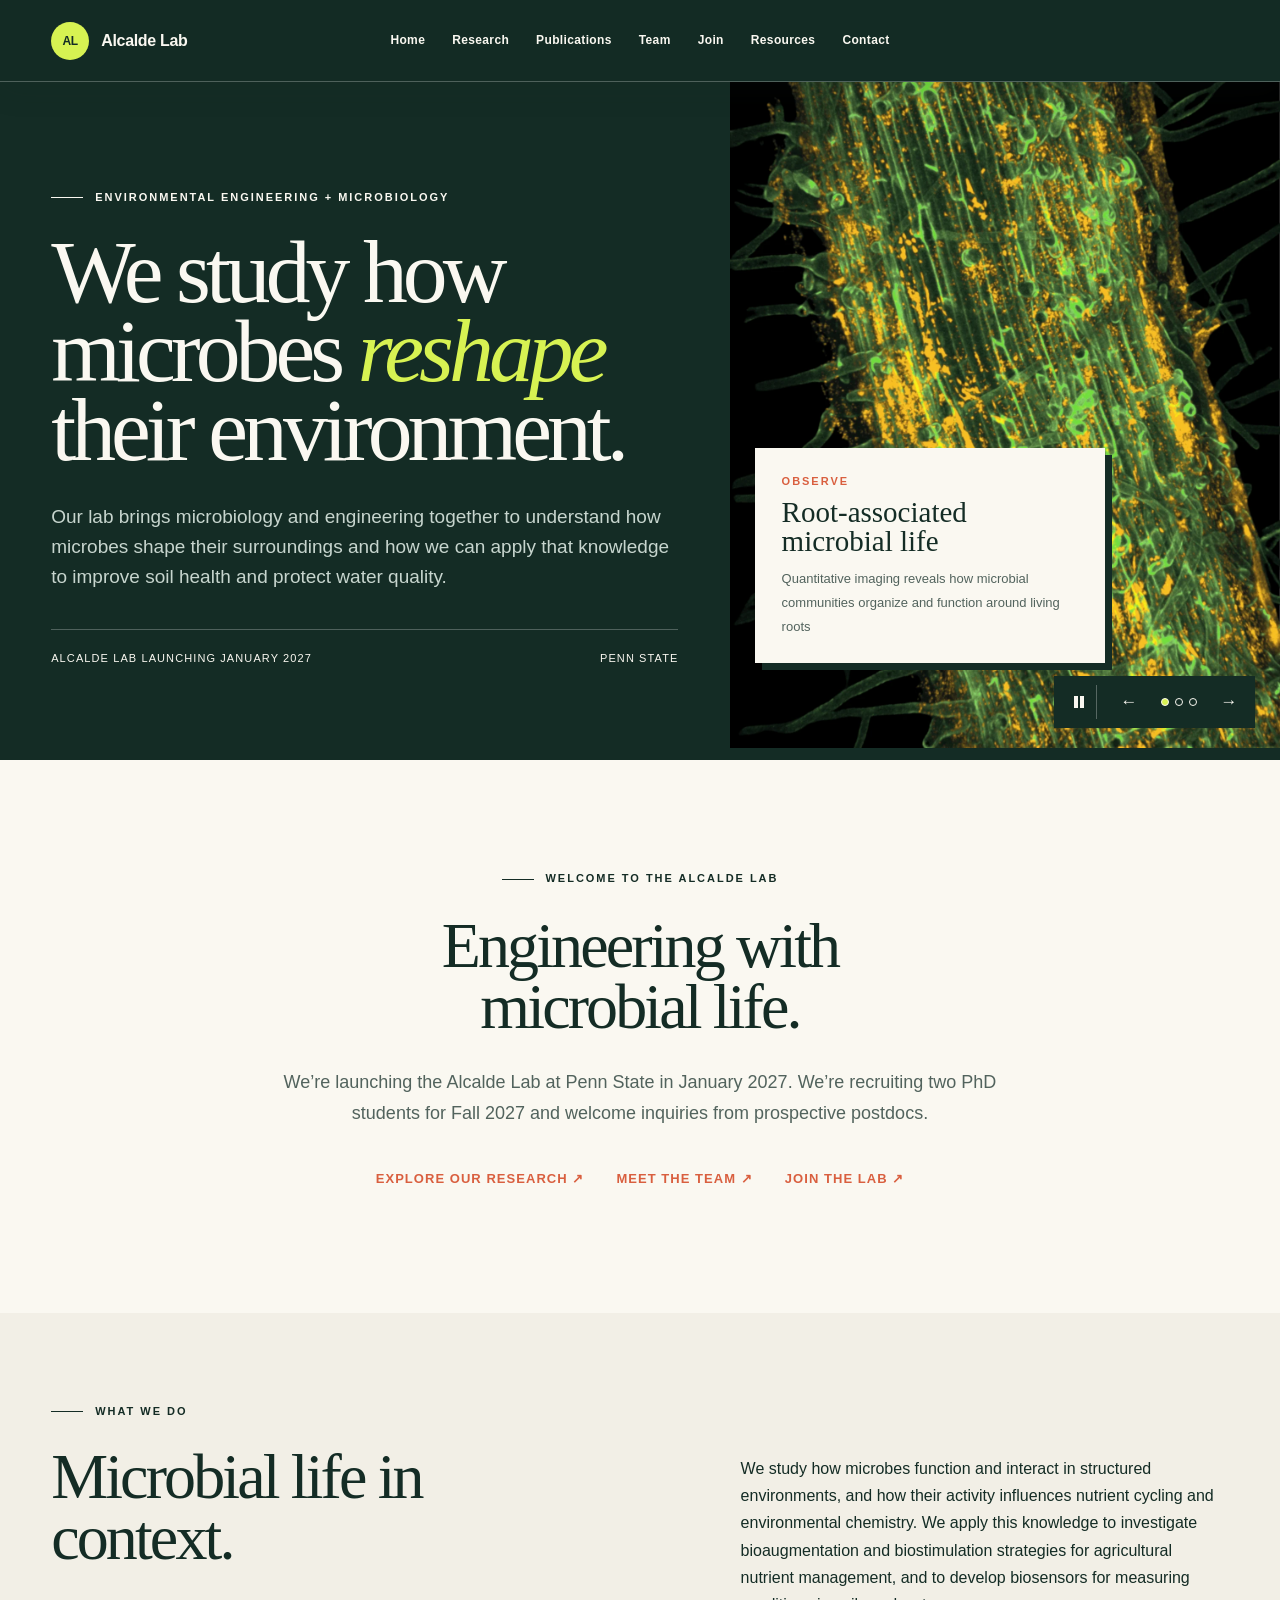
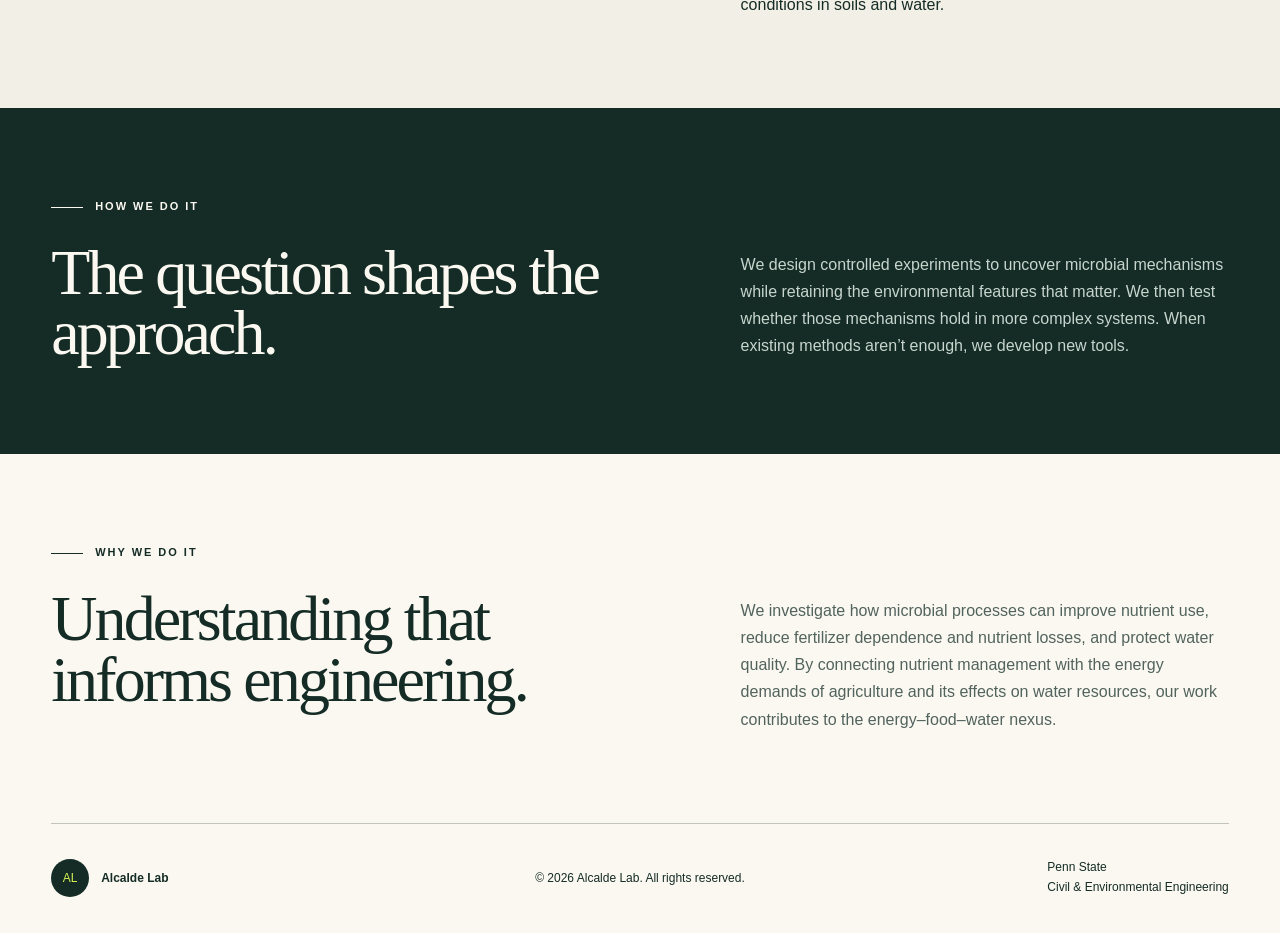
<file: docs/index.html>
<!doctype html>
<html lang="en">
<head>
<meta charset="utf-8">
<meta name="viewport" content="width=device-width, initial-scale=1">
<title>Alcalde Lab | Penn State Environmental Engineering</title>
<meta name="description" content="Environmental microbiology and engineering across scales—from microbial physiology and nutrient stress to rhizosphere biogeochemistry.">
<link rel="icon" href="./favicon.svg">
<link rel="stylesheet" href="./assets/site.css">
<script defer src="./assets/analytics.js"></script>
<link rel="canonical" href="https://alcaldelab.org/">
</head>
<body class="antialiased">
<main>
<header class="site-header header-dark"><a href="./" class="wordmark" aria-label="Alcalde Lab home"><span class="mark">AL</span><span>Alcalde Lab</span></a>
<nav class="site-links" aria-label="Main navigation"><a href="./">Home</a><a href="./research/">Research</a><a href="./publications/">Publications</a><a href="./team/">Team</a><a href="./join/">Join</a><a href="./resources/">Resources</a><a href="./contact/">Contact</a></nav><div class="mobile-menu"><button type="button" class="menu-trigger" popoverTarget="mobile-site-links">Menu <span aria-hidden="true">☰</span></button>
<nav id="mobile-site-links" popover="auto" aria-label="Mobile navigation"><a href="./">Home</a><a href="./research/">Research</a><a href="./publications/">Publications</a><a href="./team/">Team</a><a href="./join/">Join</a><a href="./resources/">Resources</a><a href="./contact/">Contact</a></nav></div></header>
<section class="hero home-hero"><div class="hero-copy"><p class="eyebrow">Environmental engineering + microbiology</p>
<h1>We study how microbes <em>reshape</em> their environment.</h1><p class="dek">Our lab brings microbiology and engineering together to understand how microbes shape their surroundings and how we can apply that knowledge to improve soil health and protect water quality.</p><div class="hero-meta"><span>Alcalde Lab launching January 2027</span><span>Penn State</span></div></div>
<section class="research-carousel" aria-roledescription="carousel" aria-label="Research imagery">
<article class="carousel-slide carousel-root is-active" aria-live="polite"><div class="carousel-photo"><img class="carousel-image" src="./images/home-root-newman.webp" alt="Fluorescence microscopy image of a plant root colonized by microorganisms" fetchPriority="high"/></div><div class="carousel-content"><p>Observe</p>
<h2>Root-associated microbial life</h2><span>Quantitative imaging reveals how microbial communities organize and function around living roots</span></div></article><div class="carousel-controls"><button type="button" class="carousel-playback" aria-label="Play slideshow" title="Play slideshow"><svg width="16" height="16" viewBox="0 0 16 16" fill="currentColor" aria-hidden="true" focusable="false"><path d="M4 2l10 6-10 6z"></path></svg></button><button aria-label="Previous slide">←</button><div><button class="active" aria-current="true" aria-label="Show Root-associated microbial life"></button><button class="" aria-label="Show Structured habitats"></button><button class="" aria-label="Show Plant–microbe outcomes"></button></div><button aria-label="Next slide">→</button></div>
</section>
</section>
<section class="welcome-section welcome-band"><p class="eyebrow">Welcome to the Alcalde Lab</p>
<h2>Engineering with<br/>microbial life.</h2><p>We’re launching the Alcalde Lab at Penn State in January 2027. We’re recruiting two PhD students for Fall 2027 and welcome inquiries from prospective postdocs.</p><div class="welcome-links"><a href="./research/" class="text-link">Explore our research <span aria-hidden="true">↗</span></a><a href="./team/" class="text-link">Meet the team <span aria-hidden="true">↗</span></a><a href="./join/" class="text-link">Join the lab <span aria-hidden="true">↗</span></a></div>
</section>
<section class="framework-section pathway-section"><div class="framework-heading"><p class="eyebrow">What we do</p><div class="framework-body">
<h2>Microbial life in context.</h2><p class="framework-summary">We study how microbes function and interact in structured environments, and how their activity influences nutrient cycling and environmental chemistry. We apply this knowledge to investigate bioaugmentation and biostimulation strategies for agricultural nutrient management, and to develop biosensors for measuring conditions in soils and water.</p></div></div>
</section>
<section class="framework-section engineering-story"><div class="framework-heading"><p class="eyebrow">How we do it</p><div class="framework-body">
<h2>The question shapes the approach.</h2><p class="framework-summary">We design controlled experiments to uncover microbial mechanisms while retaining the environmental features that matter. We then test whether those mechanisms hold in more complex systems. When existing methods aren’t enough, we develop new tools.</p></div></div>
</section>
<section class="framework-section impact-section"><div class="framework-heading"><p class="eyebrow">Why we do it</p><div class="framework-body">
<h2>Understanding that informs engineering.</h2><p class="framework-summary">We investigate how microbial processes can improve nutrient use, reduce fertilizer dependence and nutrient losses, and protect water quality. By connecting nutrient management with the energy demands of agriculture and its effects on water resources, our work contributes to the energy–food–water nexus.</p></div></div>
</section>
<footer class="site-footer" id="contact"><div class="footer-lab-contact"><span class="mark inverted">AL</span><b>Alcalde Lab</b></div><p style="text-align:center">© 2026 Alcalde Lab. All rights reserved.</p><p style="line-height:1.65;padding-block:12px"><a class="footer-affiliation-link" href="https://www.psu.edu/">Penn State</a><br/><a class="footer-affiliation-link" href="https://www.cee.psu.edu/">Civil &amp; Environmental Engineering</a></p></footer>
</main>
<script id="carousel-slides" type="application/json">[{"kicker":"Observe","title":"Root-associated microbial life","detail":"Quantitative imaging reveals how microbial communities organize and function around living roots","image":"images/home-root-newman.webp","alt":"Fluorescence microscopy image of a plant root colonized by microorganisms","className":"carousel-root"},{"kicker":"Recreate","title":"Structured habitats","detail":"Soil-mimetic microfluidic environments recreate pore geometry, hydration, and chemical gradients","image":"images/home-gradient-micromodel.webp","alt":"Color gradient established across a hexagonal porous micromodel","className":"carousel-micromodel"},{"kicker":"Measure","title":"Plant–microbe outcomes","detail":"Harnessing microbial processes to support plant growth while reducing fertilizer inputs and nutrient runoff.","image":"images/home-plants.webp","alt":"Grasses growing in pots in a research laboratory","className":"carousel-plants"}]</script>
<script defer src="./assets/carousel.js"></script>
</body>
</html>
</file>
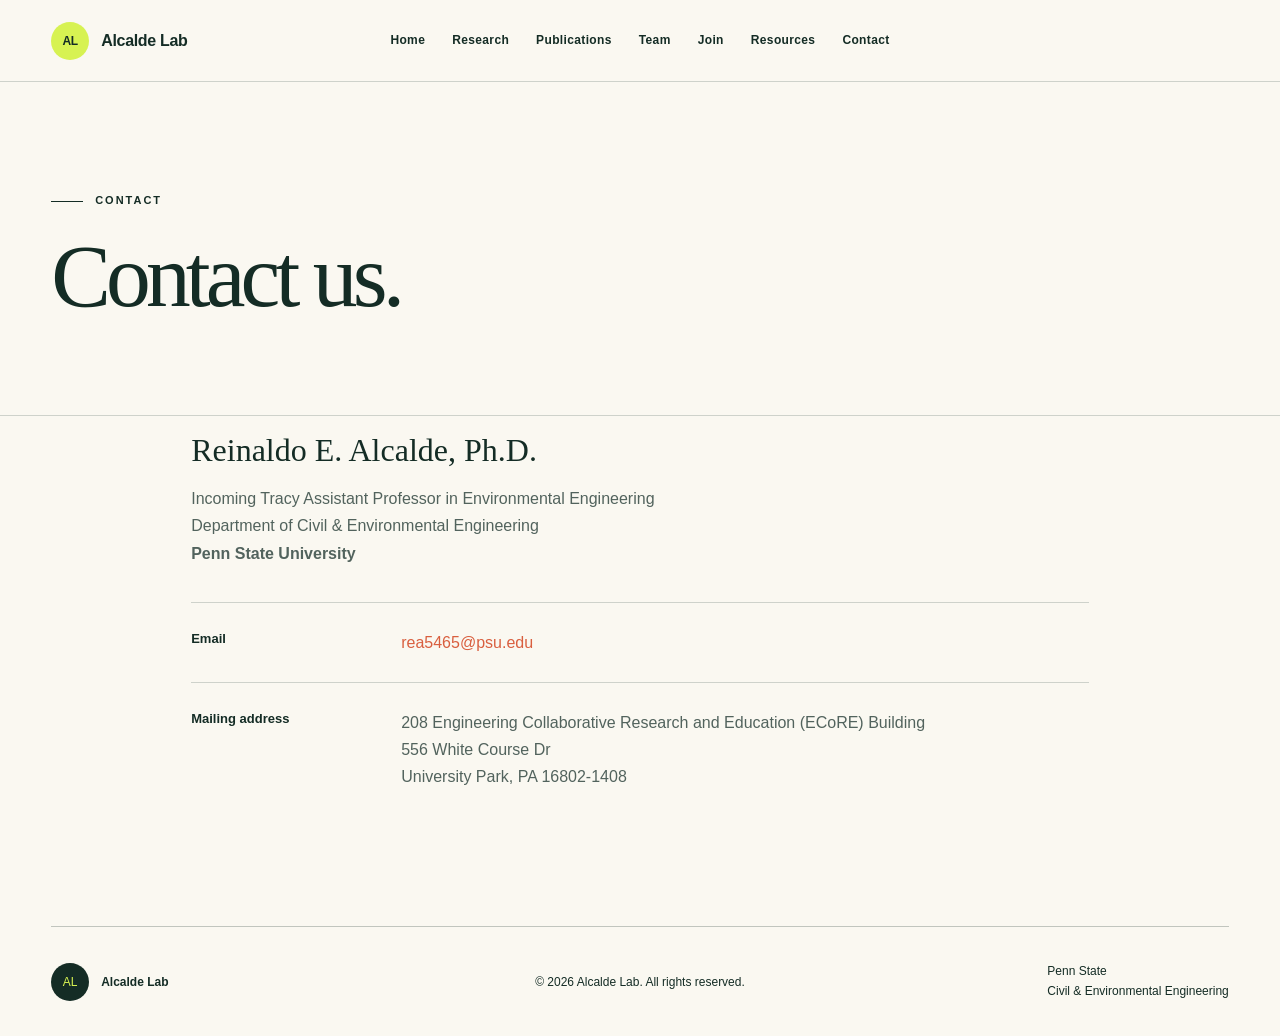
<file: docs/contact/index.html>
<!doctype html>
<html lang="en">
<head>
<meta charset="utf-8">
<meta name="viewport" content="width=device-width, initial-scale=1">
<title>Contact | Alcalde Lab at Penn State</title>
<meta name="description" content="Contact Reinaldo E. Alcalde at Penn State about the Alcalde Lab, research collaborations, and opportunities to join.">
<link rel="icon" href="../favicon.svg">
<link rel="stylesheet" href="../assets/site.css">
<script defer src="../assets/analytics.js"></script>
<link rel="canonical" href="https://alcaldelab.org/contact/">
</head>
<body class="antialiased">
<main>
<header class="site-header "><a href="../" class="wordmark" aria-label="Alcalde Lab home"><span class="mark">AL</span><span>Alcalde Lab</span></a>
<nav class="site-links" aria-label="Main navigation"><a href="../">Home</a><a href="../research/">Research</a><a href="../publications/">Publications</a><a href="../team/">Team</a><a href="../join/">Join</a><a href="../resources/">Resources</a><a href="../contact/">Contact</a></nav><div class="mobile-menu"><button type="button" class="menu-trigger" popoverTarget="mobile-site-links">Menu <span aria-hidden="true">☰</span></button>
<nav id="mobile-site-links" popover="auto" aria-label="Mobile navigation"><a href="../">Home</a><a href="../research/">Research</a><a href="../publications/">Publications</a><a href="../team/">Team</a><a href="../join/">Join</a><a href="../resources/">Resources</a><a href="../contact/">Contact</a></nav></div></header>
<section class="page-intro"><p class="eyebrow">Contact</p><div class="page-intro-body intro-solo">
<h1>Contact us.</h1></div>
</section>
<section class="contact-details" aria-label="Lab contact details"><div class="contact-person">
<h2>Reinaldo E. Alcalde, Ph.D.</h2><p>Incoming Tracy Assistant Professor in Environmental Engineering<br/>Department of Civil &amp; Environmental Engineering<br/><strong>Penn State University</strong></p></div><dl><div><dt>Email</dt><dd><a href="mailto:rea5465@psu.edu">rea5465@psu.edu</a></dd></div><div><dt>Mailing address</dt><dd>208 Engineering Collaborative Research and Education (ECoRE) Building<br/>556 White Course Dr<br/>University Park, PA 16802-1408</dd></div></dl>
</section>
<footer class="site-footer" id="contact"><div class="footer-lab-contact"><span class="mark inverted">AL</span><b>Alcalde Lab</b></div><p style="text-align:center">© 2026 Alcalde Lab. All rights reserved.</p><p style="line-height:1.65;padding-block:12px"><a class="footer-affiliation-link" href="https://www.psu.edu/">Penn State</a><br/><a class="footer-affiliation-link" href="https://www.cee.psu.edu/">Civil &amp; Environmental Engineering</a></p></footer>
</main>
</body>
</html>
</file>
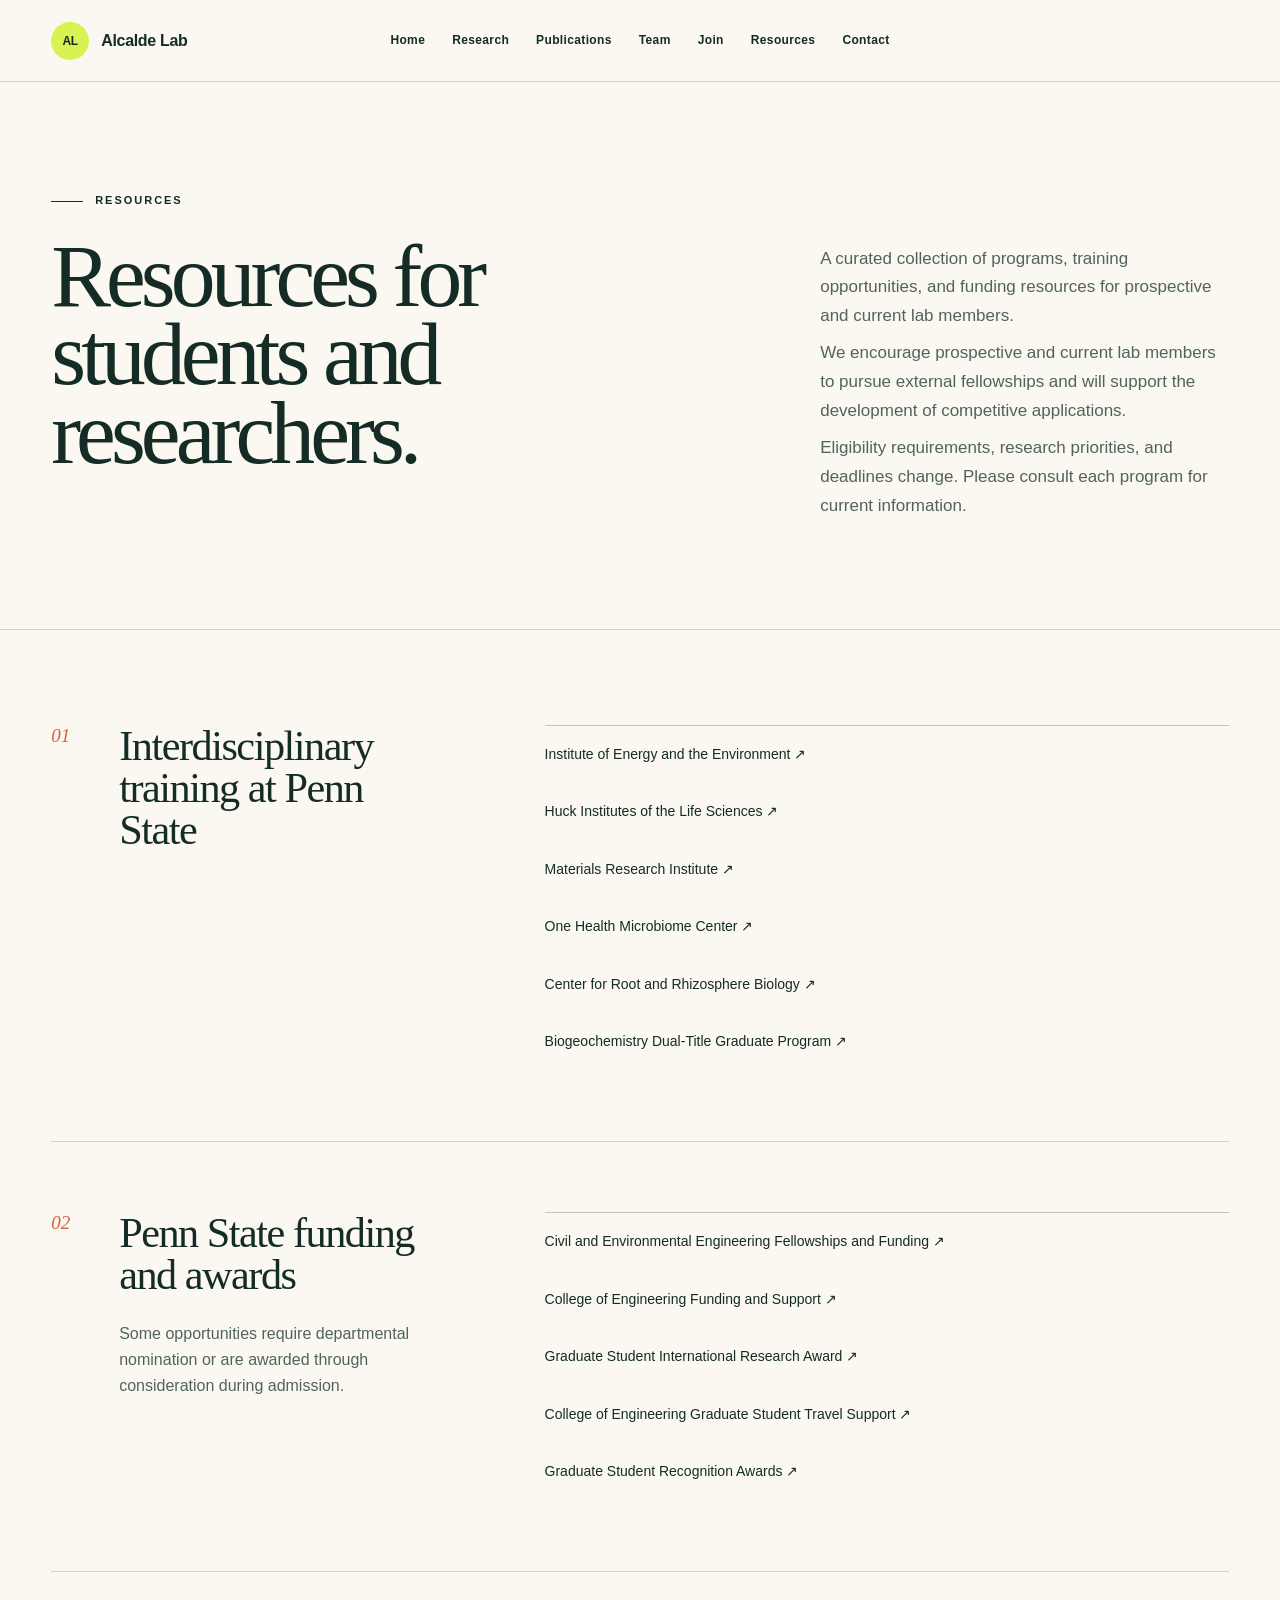
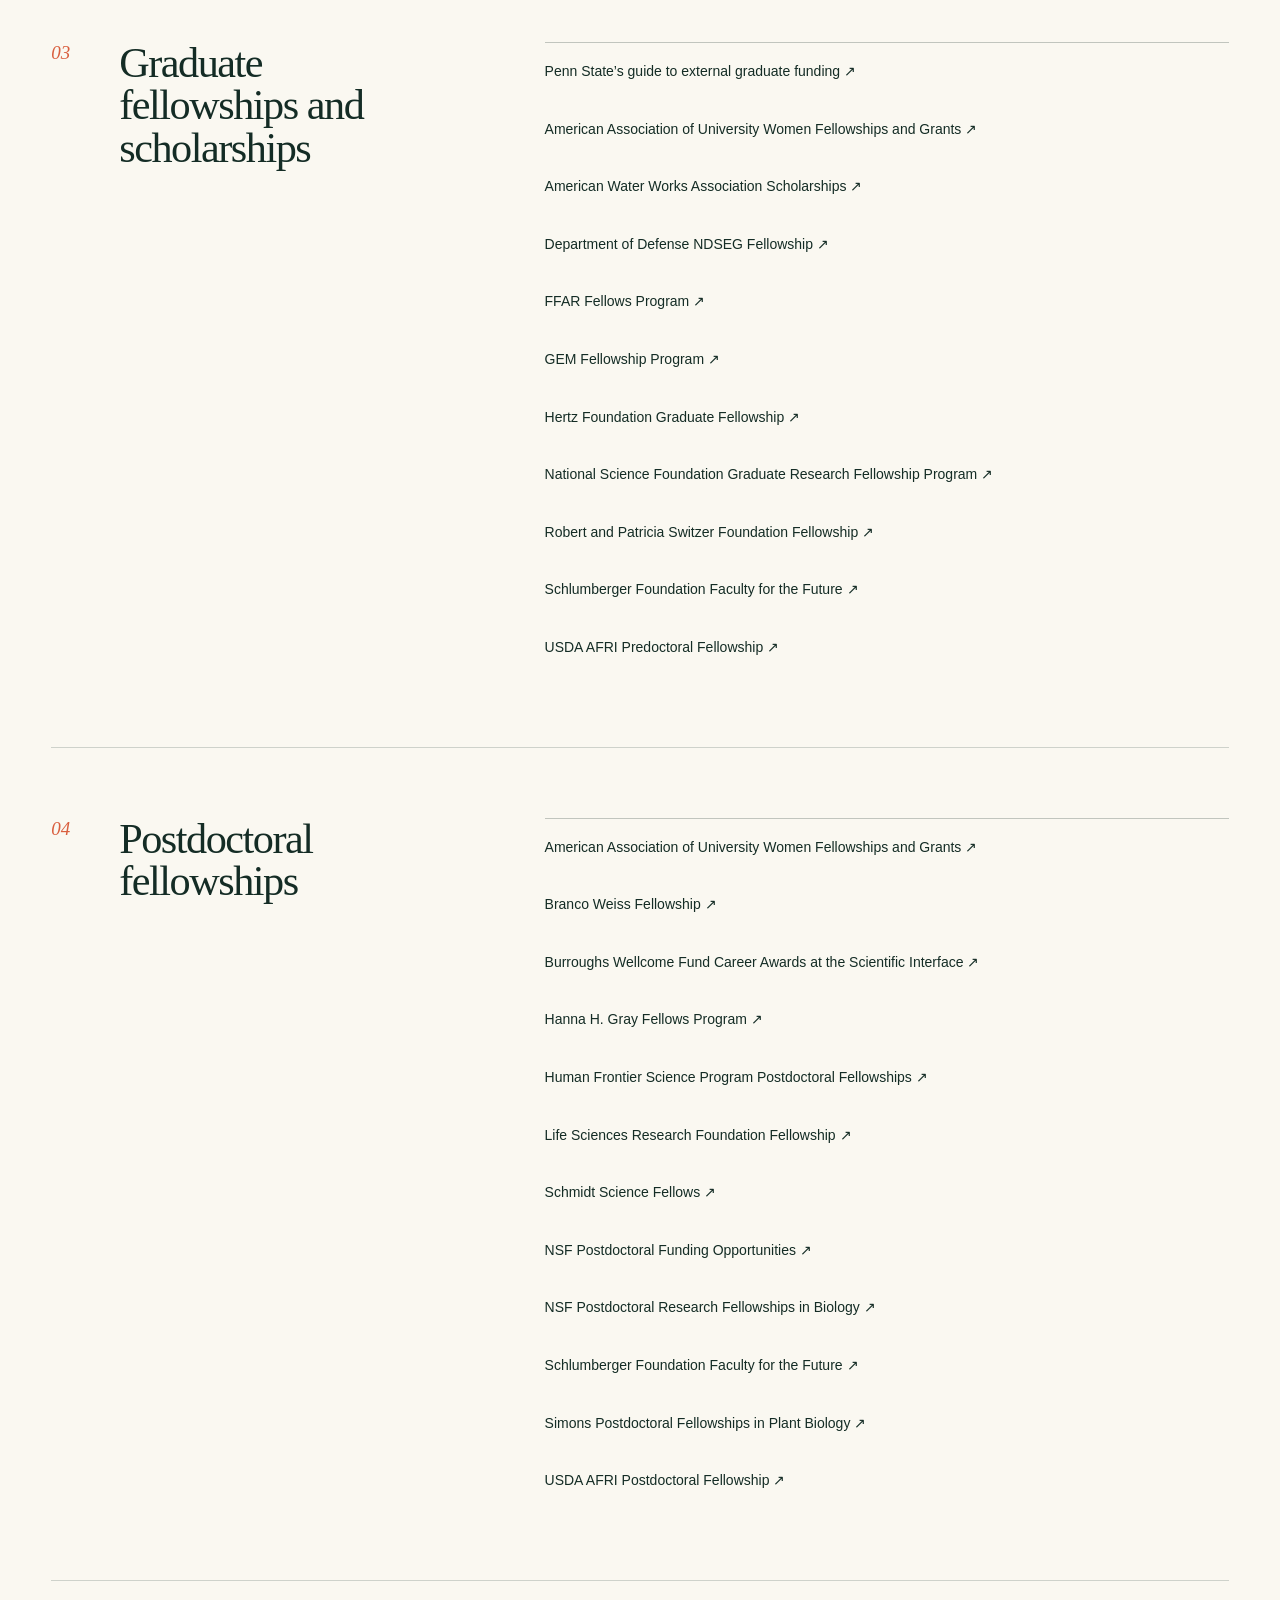
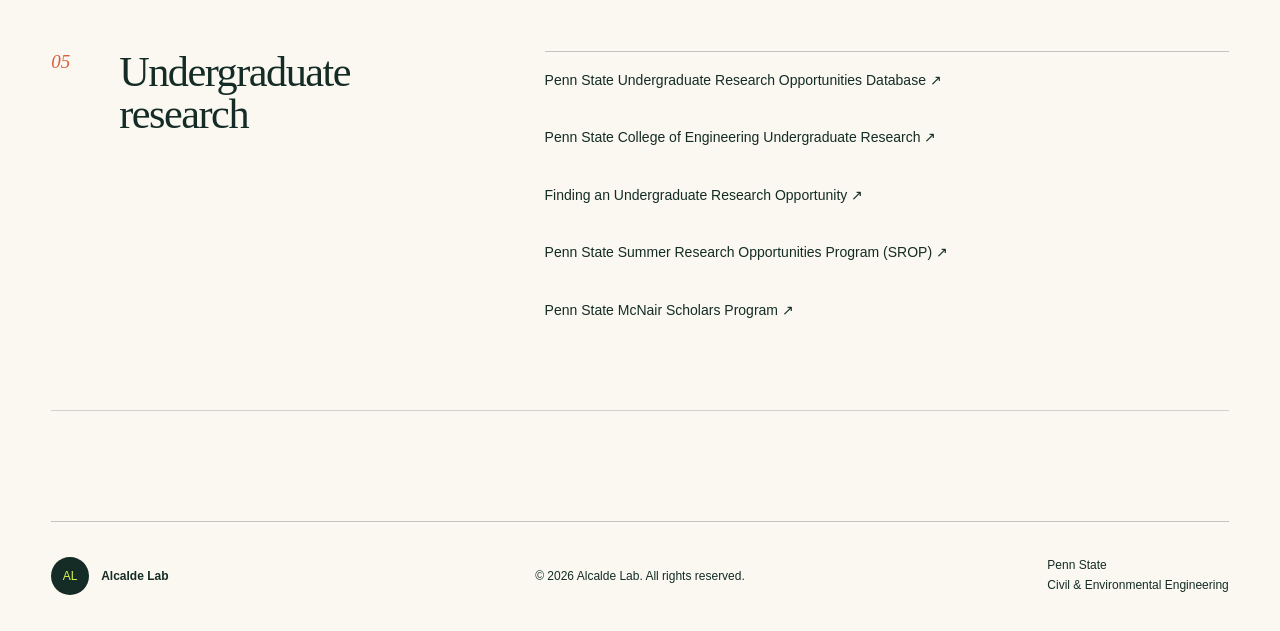
<file: docs/funding/index.html>
<!doctype html>
<html lang="en">
<head>
<meta charset="utf-8">
<meta name="viewport" content="width=device-width, initial-scale=1">
<title>Resources | Alcalde Lab at Penn State</title>
<meta name="description" content="Find Penn State research opportunities, training programs, and fellowships for undergraduate students, graduate students, and postdoctoral researchers.">
<link rel="icon" href="../favicon.svg">
<link rel="stylesheet" href="../assets/site.css">
<script defer src="../assets/analytics.js"></script>
<link rel="canonical" href="https://alcaldelab.org/resources/">
</head>
<body class="antialiased">
<main>
<header class="site-header "><a href="../" class="wordmark" aria-label="Alcalde Lab home"><span class="mark">AL</span><span>Alcalde Lab</span></a>
<nav class="site-links" aria-label="Main navigation"><a href="../">Home</a><a href="../research/">Research</a><a href="../publications/">Publications</a><a href="../team/">Team</a><a href="../join/">Join</a><a href="../resources/">Resources</a><a href="../contact/">Contact</a></nav><div class="mobile-menu"><button type="button" class="menu-trigger" popoverTarget="mobile-site-links">Menu <span aria-hidden="true">☰</span></button>
<nav id="mobile-site-links" popover="auto" aria-label="Mobile navigation"><a href="../">Home</a><a href="../research/">Research</a><a href="../publications/">Publications</a><a href="../team/">Team</a><a href="../join/">Join</a><a href="../resources/">Resources</a><a href="../contact/">Contact</a></nav></div></header>
<section class="page-intro"><p class="eyebrow">Resources</p><div class="page-intro-body ">
<h1>Resources for students and researchers.</h1><div class="page-dek"><p>A curated collection of programs, training opportunities, and funding resources for prospective and current lab members.</p><p>We encourage prospective and current lab members to pursue external fellowships and will support the development of competitive applications.</p><p>Eligibility requirements, research priorities, and deadlines change. Please consult each program for current information.</p></div></div>
</section><div class="funding-list">
<section class="funding-group"><div class="funding-heading"><span>01</span><div>
<h2>Interdisciplinary training at Penn State</h2></div></div><div class="funding-links"><a href="https://iee.psu.edu/" target="_blank" rel="noreferrer"><span>Institute of Energy and the Environment <b aria-hidden="true">↗</b></span></a><a href="https://www.huck.psu.edu/" target="_blank" rel="noreferrer"><span>Huck Institutes of the Life Sciences <b aria-hidden="true">↗</b></span></a><a href="https://www.mri.psu.edu/" target="_blank" rel="noreferrer"><span>Materials Research Institute <b aria-hidden="true">↗</b></span></a><a href="https://www.huck.psu.edu/research/centers-institutes/one-health-microbiome-center" target="_blank" rel="noreferrer"><span>One Health Microbiome Center <b aria-hidden="true">↗</b></span></a><a href="https://www.huck.psu.edu/research/centers-institutes/center-for-root-and-rhizosphere-biology" target="_blank" rel="noreferrer"><span>Center for Root and Rhizosphere Biology <b aria-hidden="true">↗</b></span></a><a href="https://www.biogeochemistry.psu.edu/" target="_blank" rel="noreferrer"><span>Biogeochemistry Dual-Title Graduate Program <b aria-hidden="true">↗</b></span></a></div>
</section>
<section class="funding-group"><div class="funding-heading"><span>02</span><div>
<h2>Penn State funding and awards</h2><p>Some opportunities require departmental nomination or are awarded through consideration during admission.</p></div></div><div class="funding-links"><a href="https://www.cee.psu.edu/academics/graduate/fellowships-and-funding.aspx" target="_blank" rel="noreferrer"><span>Civil and Environmental Engineering Fellowships and Funding <b aria-hidden="true">↗</b></span></a><a href="https://www.engr.psu.edu/graduate-programs/funding-support.aspx" target="_blank" rel="noreferrer"><span>College of Engineering Funding and Support <b aria-hidden="true">↗</b></span></a><a href="https://gradschool.psu.edu/funding/student-recognition-awards/graduate-student-international-research-award" target="_blank" rel="noreferrer"><span>Graduate Student International Research Award <b aria-hidden="true">↗</b></span></a><a href="https://www.engr.psu.edu/academics/travel-resources.aspx" target="_blank" rel="noreferrer"><span>College of Engineering Graduate Student Travel Support <b aria-hidden="true">↗</b></span></a><a href="https://gradschool.psu.edu/funding/student-recognition-awards" target="_blank" rel="noreferrer"><span>Graduate Student Recognition Awards <b aria-hidden="true">↗</b></span></a></div>
</section>
<section class="funding-group"><div class="funding-heading"><span>03</span><div>
<h2>Graduate fellowships and scholarships</h2></div></div><div class="funding-links"><a href="https://gradschool.psu.edu/funding/external-funding-opportunities" target="_blank" rel="noreferrer"><span>Penn State’s guide to external graduate funding <b aria-hidden="true">↗</b></span></a><a href="https://www.aauw.org/resources/programs/fellowships-grants/" target="_blank" rel="noreferrer"><span>American Association of University Women Fellowships and Grants <b aria-hidden="true">↗</b></span></a><a href="https://www.awwa.org/water-equation/awwa-scholarship-program/" target="_blank" rel="noreferrer"><span>American Water Works Association Scholarships <b aria-hidden="true">↗</b></span></a><a href="https://ndseg.sysplus.com/" target="_blank" rel="noreferrer"><span>Department of Defense NDSEG Fellowship <b aria-hidden="true">↗</b></span></a><a href="https://ffarfellows.org/apply/" target="_blank" rel="noreferrer"><span>FFAR Fellows Program <b aria-hidden="true">↗</b></span></a><a href="https://www.gemfellowship.org/gem-fellowship-program/" target="_blank" rel="noreferrer"><span>GEM Fellowship Program <b aria-hidden="true">↗</b></span></a><a href="https://www.hertzfoundation.org/the-fellowship/" target="_blank" rel="noreferrer"><span>Hertz Foundation Graduate Fellowship <b aria-hidden="true">↗</b></span></a><a href="https://www.nsf.gov/funding/initiatives/grfp" target="_blank" rel="noreferrer"><span>National Science Foundation Graduate Research Fellowship Program <b aria-hidden="true">↗</b></span></a><a href="https://www.switzernetwork.org/fellowship/become-fellow" target="_blank" rel="noreferrer"><span>Robert and Patricia Switzer Foundation Fellowship <b aria-hidden="true">↗</b></span></a><a href="https://www.facultyforthefuture.net/" target="_blank" rel="noreferrer"><span>Schlumberger Foundation Faculty for the Future <b aria-hidden="true">↗</b></span></a><a href="https://www.nifa.usda.gov/grants/programs/agriculture-food-research-initiative/afri-education-workforce-development" target="_blank" rel="noreferrer"><span>USDA AFRI Predoctoral Fellowship <b aria-hidden="true">↗</b></span></a></div>
</section>
<section class="funding-group"><div class="funding-heading"><span>04</span><div>
<h2>Postdoctoral fellowships</h2></div></div><div class="funding-links"><a href="https://www.aauw.org/resources/programs/fellowships-grants/" target="_blank" rel="noreferrer"><span>American Association of University Women Fellowships and Grants <b aria-hidden="true">↗</b></span></a><a href="https://brancoweissfellowship.org/" target="_blank" rel="noreferrer"><span>Branco Weiss Fellowship <b aria-hidden="true">↗</b></span></a><a href="https://www.bwfund.org/grants/interfaces-in-science/career-awards-at-the-scientific-interface/" target="_blank" rel="noreferrer"><span>Burroughs Wellcome Fund Career Awards at the Scientific Interface <b aria-hidden="true">↗</b></span></a><a href="https://www.hhmi.org/programs/hanna-h-gray-fellows" target="_blank" rel="noreferrer"><span>Hanna H. Gray Fellows Program <b aria-hidden="true">↗</b></span></a><a href="https://www.hfsp.org/funding/hfsp-funding/postdoctoral-fellowships" target="_blank" rel="noreferrer"><span>Human Frontier Science Program Postdoctoral Fellowships <b aria-hidden="true">↗</b></span></a><a href="https://lsrf.org/" target="_blank" rel="noreferrer"><span>Life Sciences Research Foundation Fellowship <b aria-hidden="true">↗</b></span></a><a href="https://schmidtsciencefellows.org/program/overview/" target="_blank" rel="noreferrer"><span>Schmidt Science Fellows <b aria-hidden="true">↗</b></span></a><a href="https://www.nsf.gov/funding/postdocs" target="_blank" rel="noreferrer"><span>NSF Postdoctoral Funding Opportunities <b aria-hidden="true">↗</b></span></a><a href="https://www.nsf.gov/funding/opportunities/prfb-postdoctoral-research-fellowships-biology" target="_blank" rel="noreferrer"><span>NSF Postdoctoral Research Fellowships in Biology <b aria-hidden="true">↗</b></span></a><a href="https://www.facultyforthefuture.net/" target="_blank" rel="noreferrer"><span>Schlumberger Foundation Faculty for the Future <b aria-hidden="true">↗</b></span></a><a href="https://www.simonsfoundation.org/grant/simons-postdoctoral-fellowships-in-plant-biology/" target="_blank" rel="noreferrer"><span>Simons Postdoctoral Fellowships in Plant Biology <b aria-hidden="true">↗</b></span></a><a href="https://www.nifa.usda.gov/grants/programs/agriculture-food-research-initiative/afri-education-workforce-development" target="_blank" rel="noreferrer"><span>USDA AFRI Postdoctoral Fellowship <b aria-hidden="true">↗</b></span></a></div>
</section>
<section class="funding-group"><div class="funding-heading"><span>05</span><div>
<h2>Undergraduate research</h2></div></div><div class="funding-links"><a href="https://urfm.psu.edu/research/undergraduate-research-opportunities-database" target="_blank" rel="noreferrer"><span>Penn State Undergraduate Research Opportunities Database <b aria-hidden="true">↗</b></span></a><a href="https://www.engr.psu.edu/research/undergrad-opportunities.aspx" target="_blank" rel="noreferrer"><span>Penn State College of Engineering Undergraduate Research <b aria-hidden="true">↗</b></span></a><a href="https://urfm.psu.edu/research/finding-opportunity" target="_blank" rel="noreferrer"><span>Finding an Undergraduate Research Opportunity <b aria-hidden="true">↗</b></span></a><a href="https://gradschool.psu.edu/engagement/summer-research-opportunities" target="_blank" rel="noreferrer"><span>Penn State Summer Research Opportunities Program (SROP) <b aria-hidden="true">↗</b></span></a><a href="https://gradschool.psu.edu/engagement/mcnair-scholars" target="_blank" rel="noreferrer"><span>Penn State McNair Scholars Program <b aria-hidden="true">↗</b></span></a></div>
</section></div>
<footer class="site-footer" id="contact"><div class="footer-lab-contact"><span class="mark inverted">AL</span><b>Alcalde Lab</b></div><p style="text-align:center">© 2026 Alcalde Lab. All rights reserved.</p><p style="line-height:1.65;padding-block:12px"><a class="footer-affiliation-link" href="https://www.psu.edu/">Penn State</a><br/><a class="footer-affiliation-link" href="https://www.cee.psu.edu/">Civil &amp; Environmental Engineering</a></p></footer>
</main>
</body>
</html>
</file>
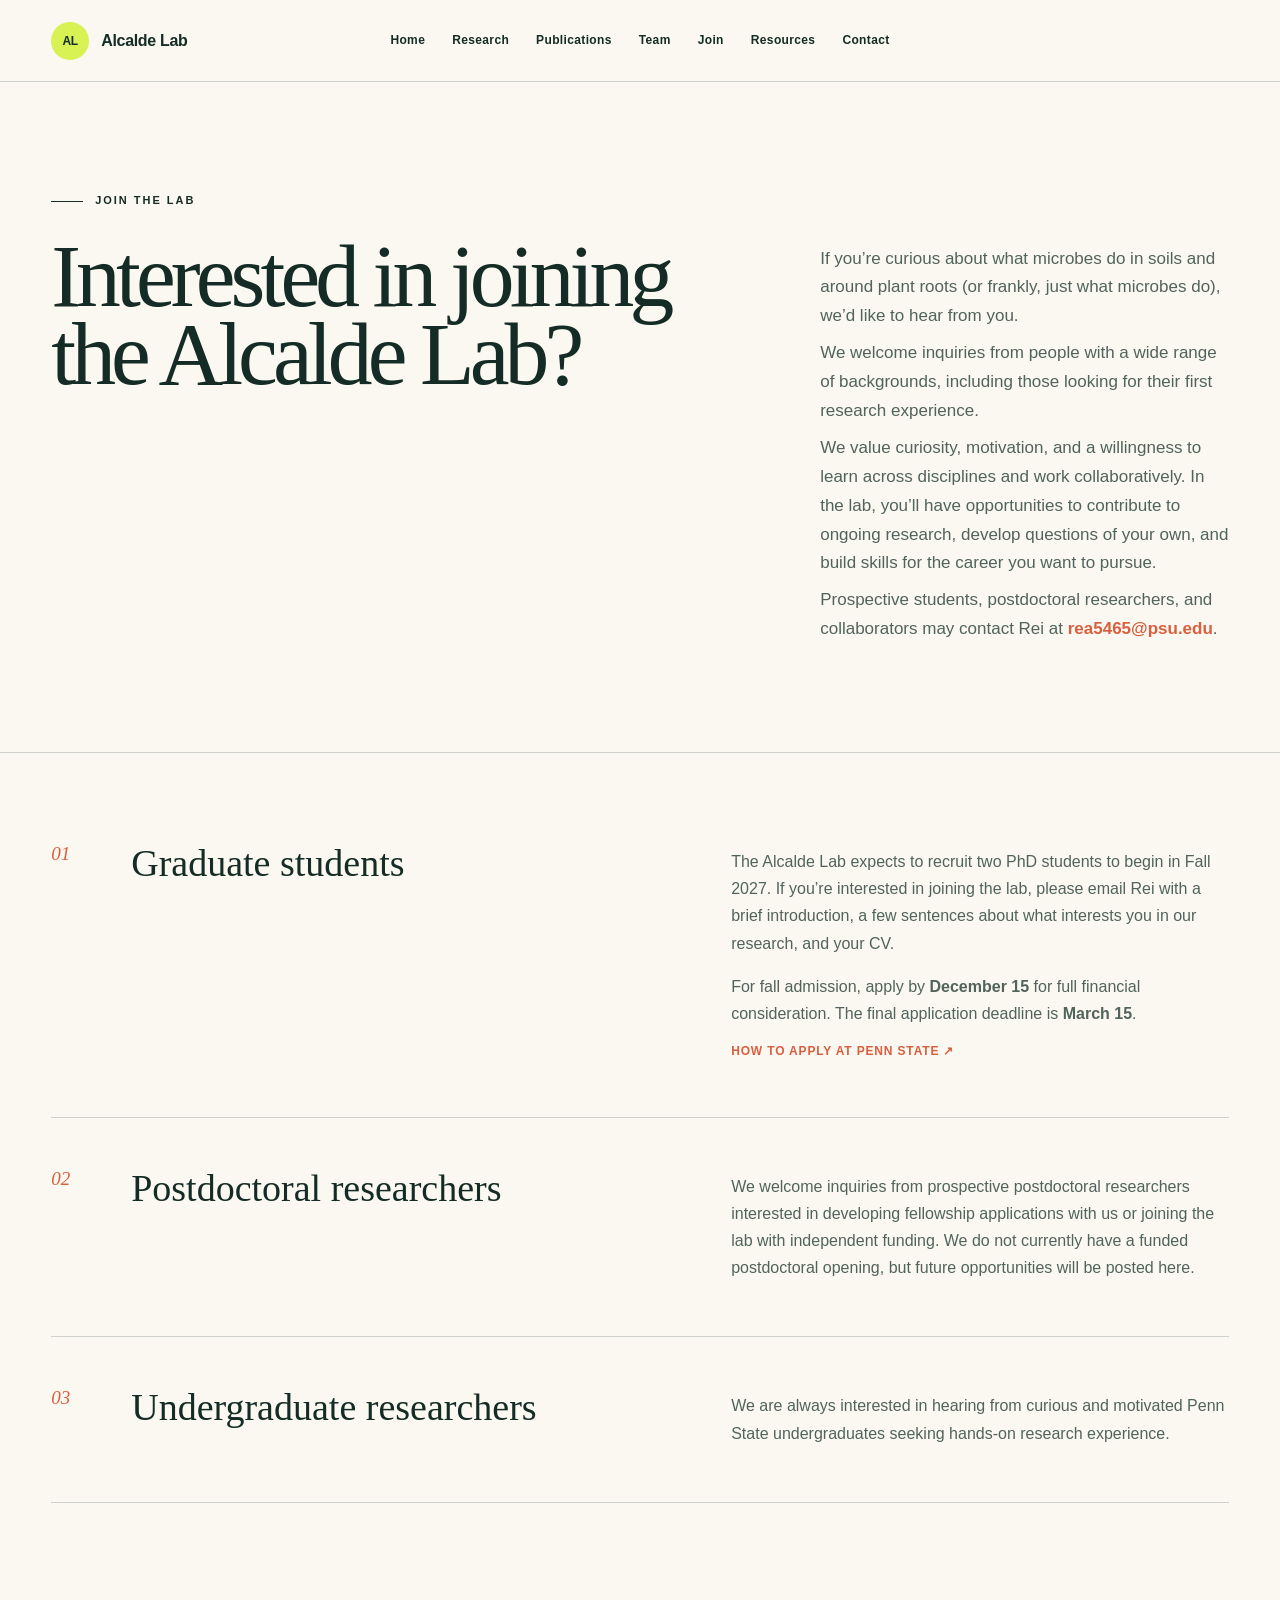
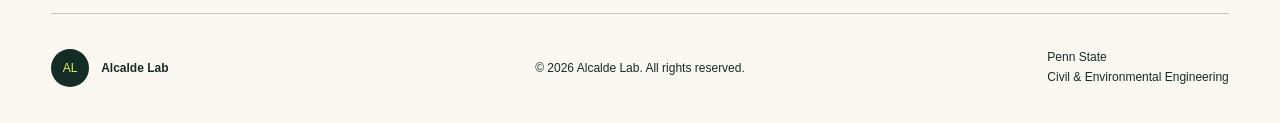
<file: docs/join/index.html>
<!doctype html>
<html lang="en">
<head>
<meta charset="utf-8">
<meta name="viewport" content="width=device-width, initial-scale=1">
<title>PhD &amp; Postdoctoral Opportunities | Alcalde Lab at Penn State</title>
<meta name="description" content="Explore PhD, postdoctoral, and undergraduate research opportunities in environmental engineering with the Alcalde Lab at Penn State.">
<link rel="icon" href="../favicon.svg">
<link rel="stylesheet" href="../assets/site.css">
<script defer src="../assets/analytics.js"></script>
<link rel="canonical" href="https://alcaldelab.org/join/">
</head>
<body class="antialiased">
<main>
<header class="site-header "><a href="../" class="wordmark" aria-label="Alcalde Lab home"><span class="mark">AL</span><span>Alcalde Lab</span></a>
<nav class="site-links" aria-label="Main navigation"><a href="../">Home</a><a href="../research/">Research</a><a href="../publications/">Publications</a><a href="../team/">Team</a><a href="../join/">Join</a><a href="../resources/">Resources</a><a href="../contact/">Contact</a></nav><div class="mobile-menu"><button type="button" class="menu-trigger" popoverTarget="mobile-site-links">Menu <span aria-hidden="true">☰</span></button>
<nav id="mobile-site-links" popover="auto" aria-label="Mobile navigation"><a href="../">Home</a><a href="../research/">Research</a><a href="../publications/">Publications</a><a href="../team/">Team</a><a href="../join/">Join</a><a href="../resources/">Resources</a><a href="../contact/">Contact</a></nav></div></header>
<section class="page-intro"><p class="eyebrow">Join the lab</p><div class="page-intro-body ">
<h1>Interested in joining the Alcalde Lab?</h1><div class="page-dek"><p>If you’re curious about what microbes do in soils and around plant roots (or frankly, just what microbes do), we’d like to hear from you.</p><p>We welcome inquiries from people with a wide range of backgrounds, including those looking for their first research experience.</p><p>We value curiosity, motivation, and a willingness to learn across disciplines and work collaboratively. In the lab, you’ll have opportunities to contribute to ongoing research, develop questions of your own, and build skills for the career you want to pursue.</p><p>Prospective students, postdoctoral researchers, and collaborators may contact Rei at <a class="contact-email" href="mailto:rea5465@psu.edu">rea5465@psu.edu</a>.</p></div></div>
</section>
<section class="role-list">
<article><span>01</span><div>
<h2>Graduate students</h2><p>The Alcalde Lab expects to recruit two PhD students to begin in Fall 2027. If you’re interested in joining the lab, please email Rei with a brief introduction, a few sentences about what interests you in our research, and your CV. <span class="funding-date">For fall admission, apply by <strong>December 15</strong> for full financial consideration. The final application deadline is <strong>March 15</strong>.</span><a class="role-link" href="https://www.cee.psu.edu/academics/graduate/how-to-apply.aspx" target="_blank" rel="noreferrer">How to apply at Penn State <span aria-hidden="true">↗</span></a></p></div></article>
<article><span>02</span><div>
<h2>Postdoctoral researchers</h2><p>We welcome inquiries from prospective postdoctoral researchers interested in developing fellowship applications with us or joining the lab with independent funding. We do not currently have a funded postdoctoral opening, but future opportunities will be posted here.</p></div></article>
<article><span>03</span><div>
<h2>Undergraduate researchers</h2><p>We are always interested in hearing from curious and motivated Penn State undergraduates seeking hands-on research experience.</p></div></article>
</section>
<footer class="site-footer" id="contact"><div class="footer-lab-contact"><span class="mark inverted">AL</span><b>Alcalde Lab</b></div><p style="text-align:center">© 2026 Alcalde Lab. All rights reserved.</p><p style="line-height:1.65;padding-block:12px"><a class="footer-affiliation-link" href="https://www.psu.edu/">Penn State</a><br/><a class="footer-affiliation-link" href="https://www.cee.psu.edu/">Civil &amp; Environmental Engineering</a></p></footer>
</main>
</body>
</html>
</file>
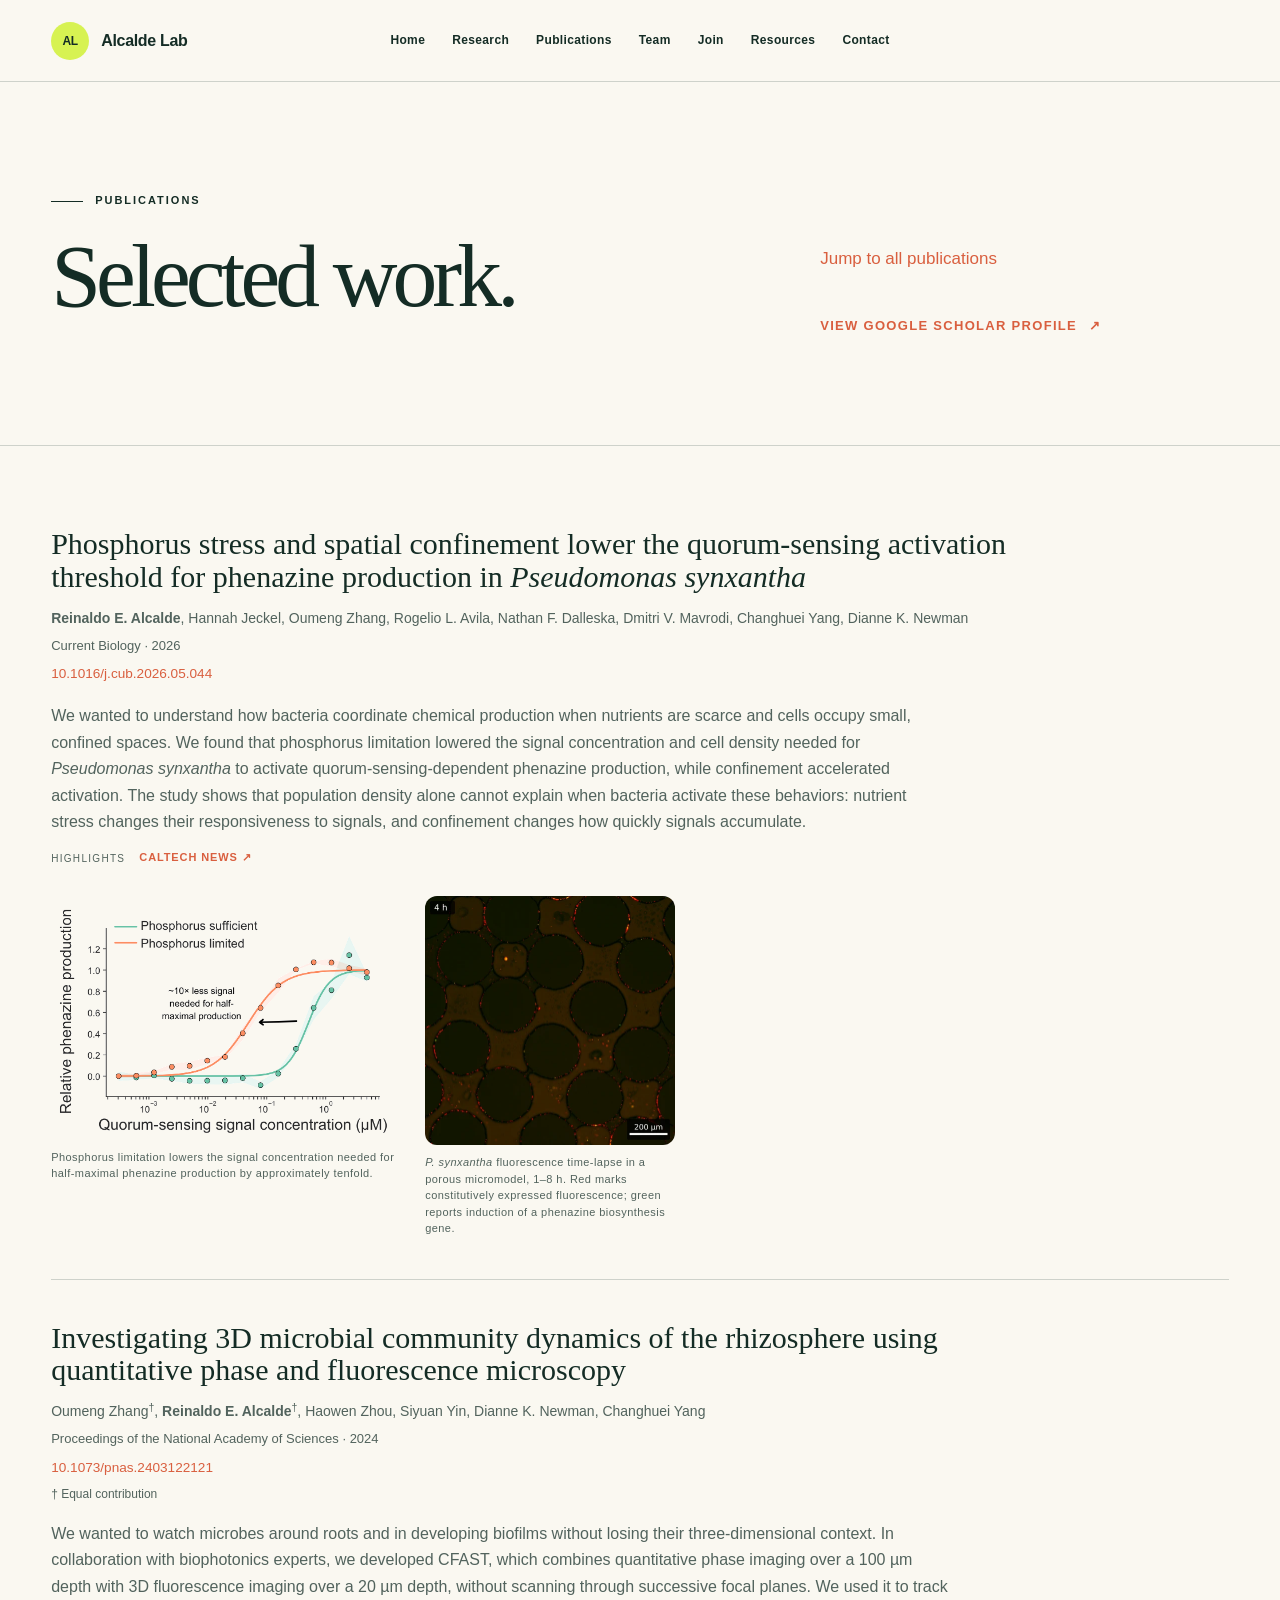
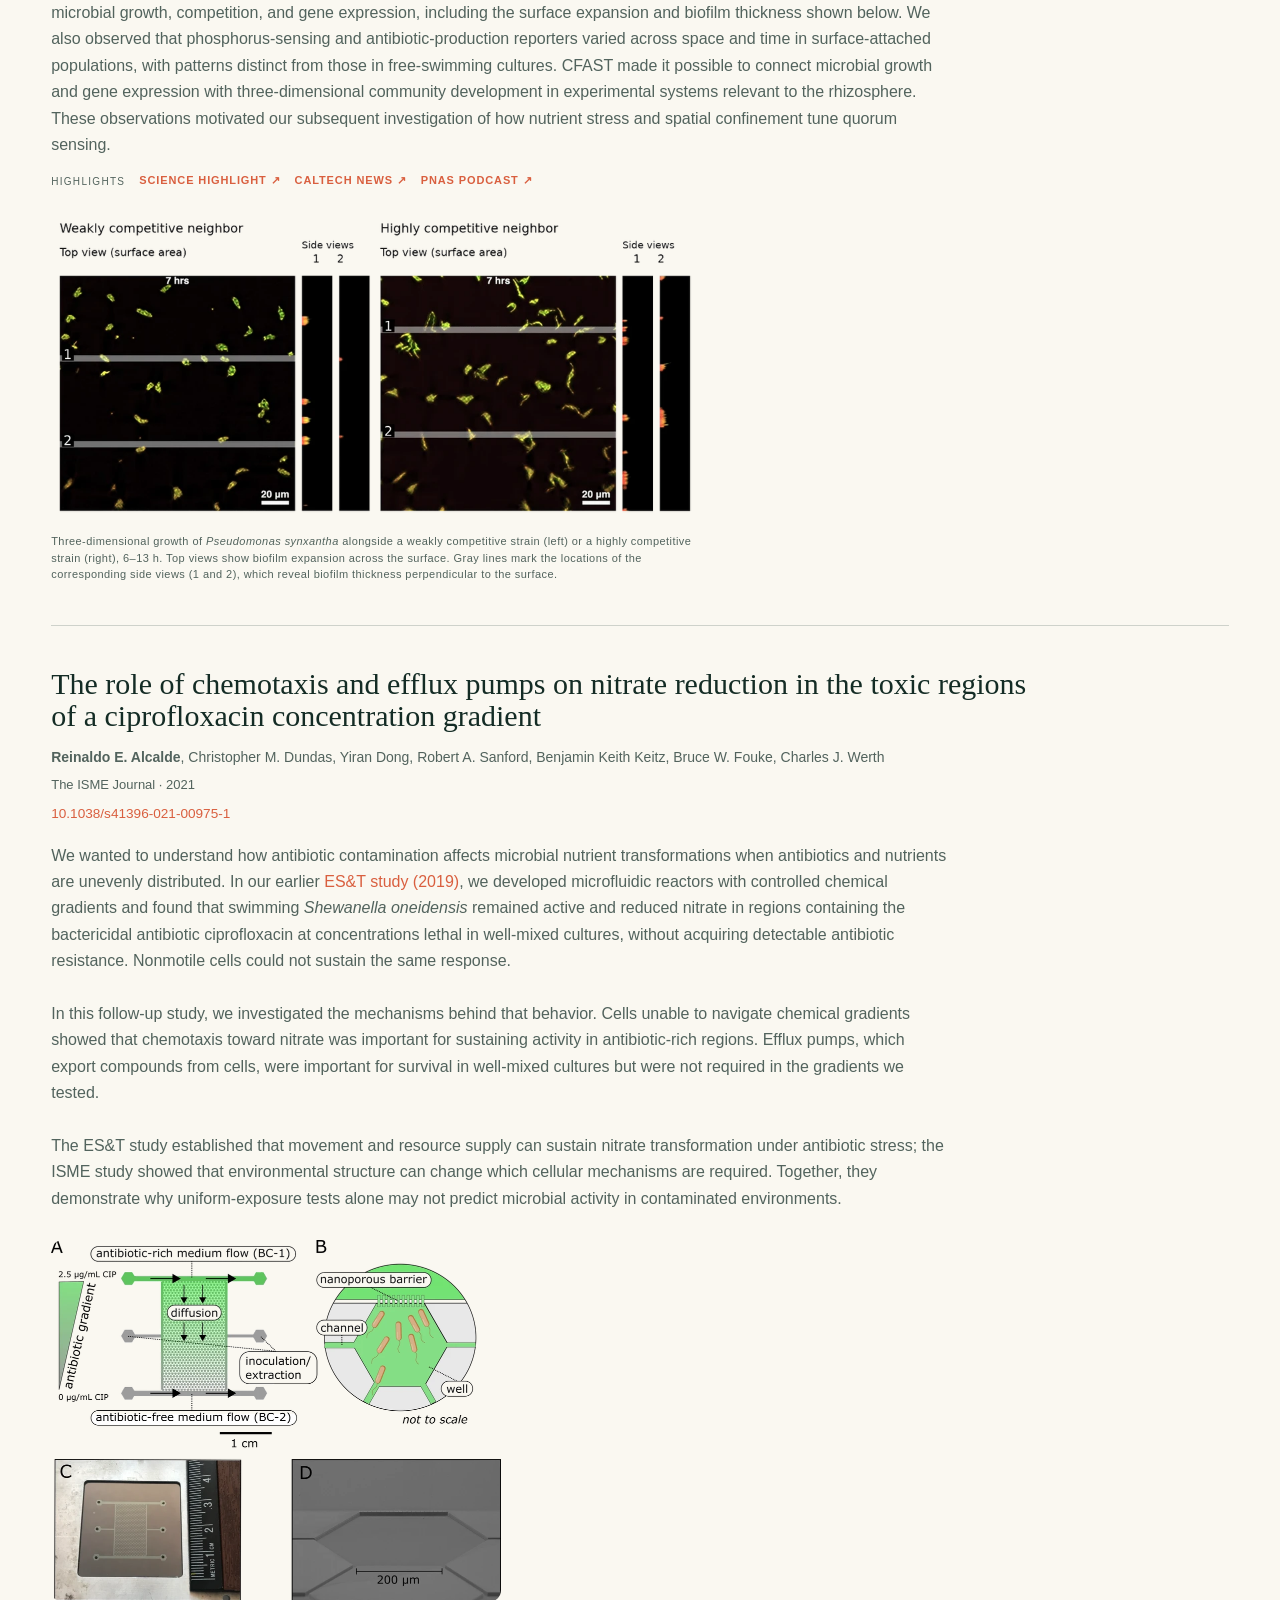
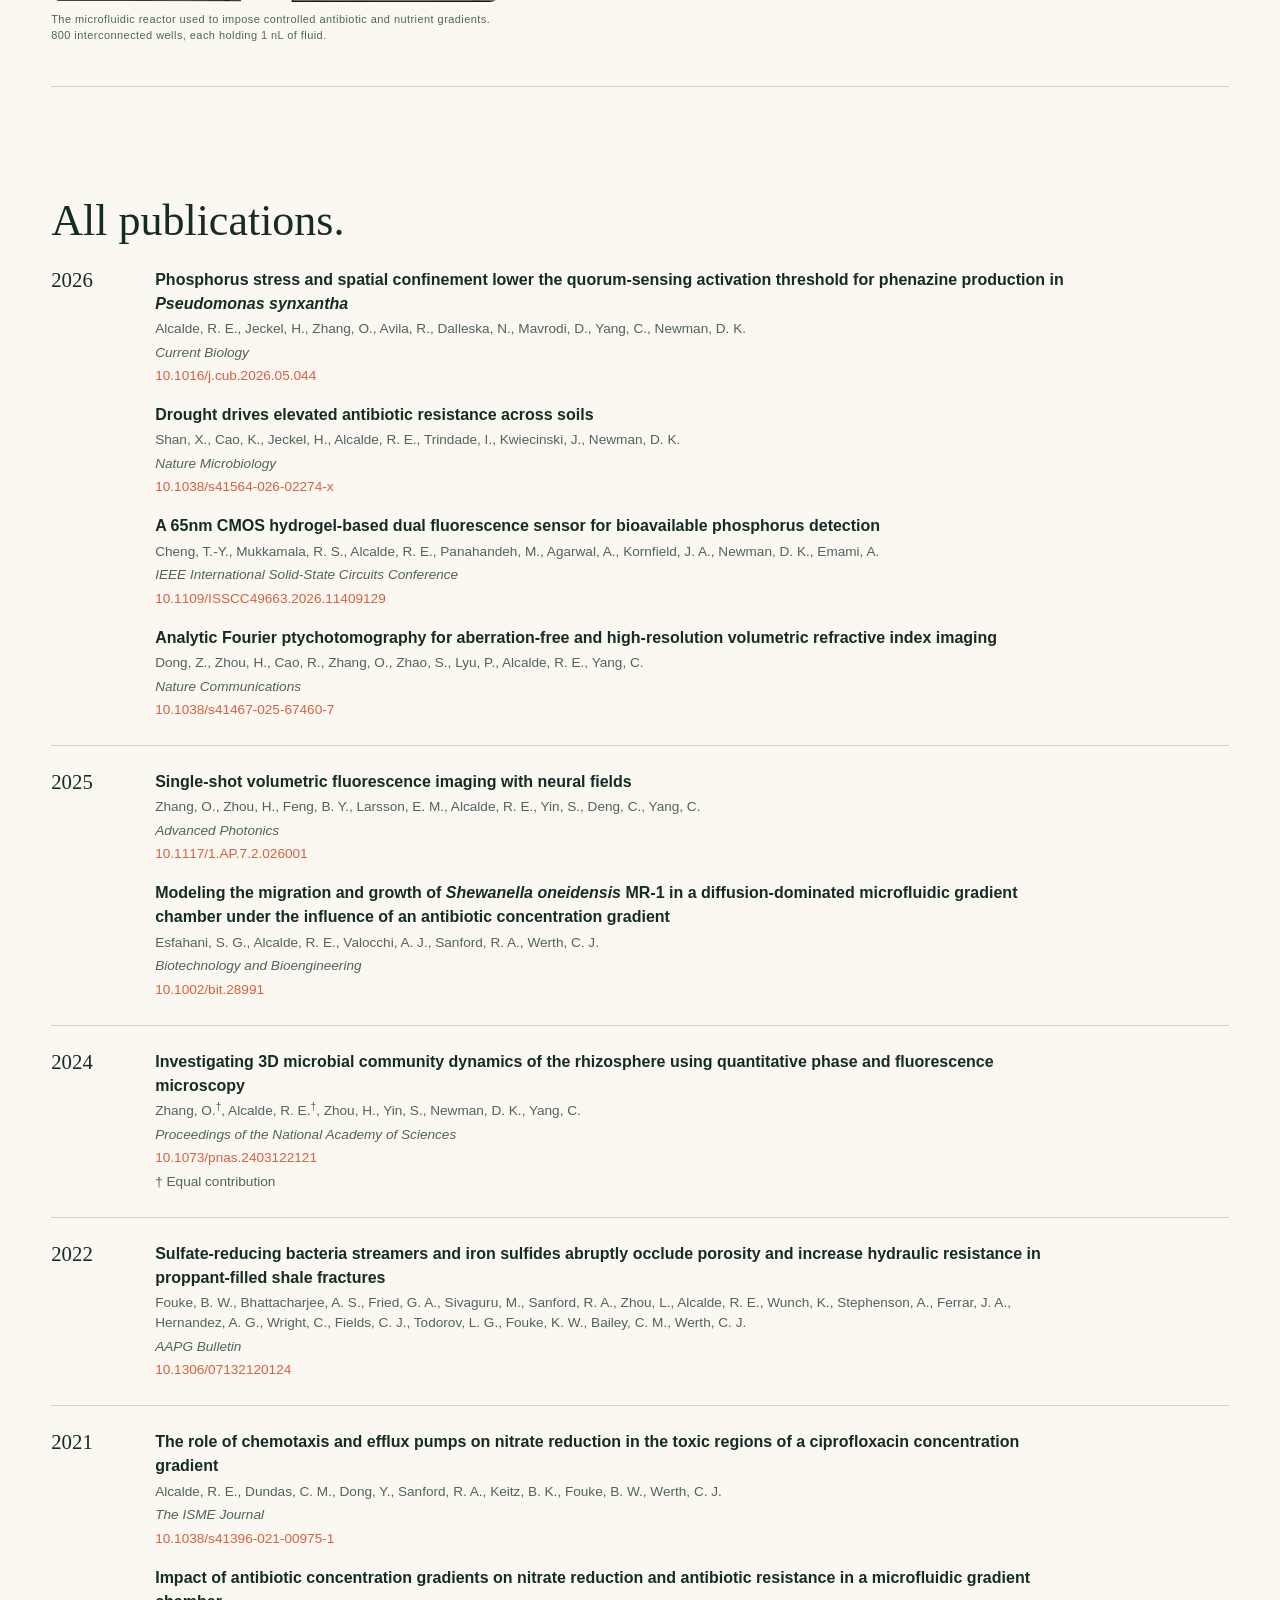
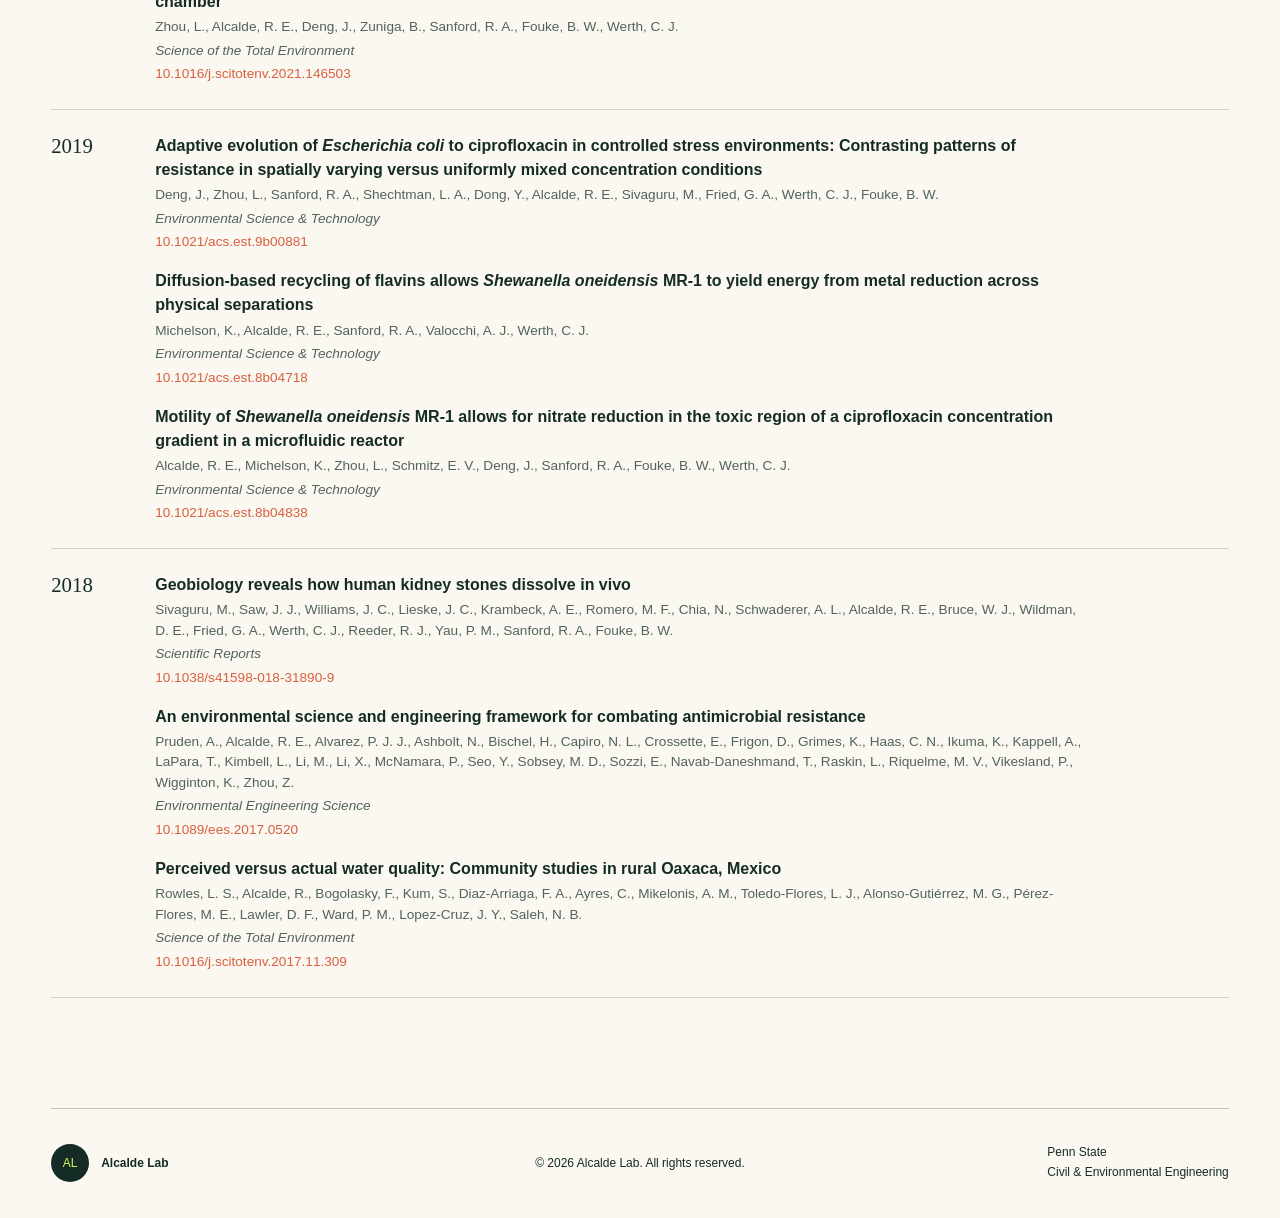
<file: docs/publications/index.html>
<!doctype html>
<html lang="en">
<head>
<meta charset="utf-8">
<meta name="viewport" content="width=device-width, initial-scale=1">
<title>Publications | Alcalde Lab at Penn State</title>
<meta name="description" content="Browse selected papers and the publication list of Reinaldo E. Alcalde, with author lists and DOI links.">
<link rel="icon" href="../favicon.svg">
<link rel="stylesheet" href="../assets/site.css">
<script defer src="../assets/analytics.js"></script>
<link rel="canonical" href="https://alcaldelab.org/publications/">
</head>
<body class="antialiased">
<main>
<header class="site-header "><a href="../" class="wordmark" aria-label="Alcalde Lab home"><span class="mark">AL</span><span>Alcalde Lab</span></a>
<nav class="site-links" aria-label="Main navigation"><a href="../">Home</a><a href="../research/">Research</a><a href="../publications/">Publications</a><a href="../team/">Team</a><a href="../join/">Join</a><a href="../resources/">Resources</a><a href="../contact/">Contact</a></nav><div class="mobile-menu"><button type="button" class="menu-trigger" popoverTarget="mobile-site-links">Menu <span aria-hidden="true">☰</span></button>
<nav id="mobile-site-links" popover="auto" aria-label="Mobile navigation"><a href="../">Home</a><a href="../research/">Research</a><a href="../publications/">Publications</a><a href="../team/">Team</a><a href="../join/">Join</a><a href="../resources/">Resources</a><a href="../contact/">Contact</a></nav></div></header>
<section class="page-intro"><p class="eyebrow">Publications</p><div class="page-intro-body ">
<h1>Selected work.</h1><div class="page-dek"><p><a href="#all-publications">Jump to all publications</a></p><a class="scholar-link" href="https://scholar.google.com/citations?user=n39Q8JsAAAAJ&amp;hl=en" target="_blank" rel="noreferrer">View Google Scholar profile <span aria-hidden="true">↗</span></a></div></div>
</section>
<section class="publication-list">
<article id="phenazine-threshold"><div>
<h2>Phosphorus stress and spatial confinement lower the quorum-sensing activation threshold for phenazine production in <i>Pseudomonas synxantha</i></h2><p class="publication-authors"><strong>Reinaldo E. Alcalde</strong>, Hannah Jeckel, Oumeng Zhang, Rogelio L. Avila, Nathan F. Dalleska, Dmitri V. Mavrodi, Changhuei Yang, Dianne K. Newman</p><p class="publication-meta">Current Biology · 2026</p><a class="publication-doi" href="https://doi.org/10.1016/j.cub.2026.05.044" target="_blank" rel="noreferrer">10.1016/j.cub.2026.05.044</a><p class="publication-finding">We wanted to understand how bacteria coordinate chemical production when nutrients are scarce and cells occupy small, confined spaces. We found that phosphorus limitation lowered the signal concentration and cell density needed for <i>Pseudomonas synxantha</i> to activate quorum-sensing-dependent phenazine production, while confinement accelerated activation. The study shows that population density alone cannot explain when bacteria activate these behaviors: nutrient stress changes their responsiveness to signals, and confinement changes how quickly signals accumulate.</p><div class="publication-highlights" aria-label="Publication highlights"><span>Highlights</span><a href="https://www.caltech.edu/about/news/stressed-out-soil-bacteria-adapt-to-environmental-conditions" target="_blank" rel="noreferrer">Caltech News <span aria-hidden="true">↗</span></a></div><div class="publication-media-pair">
<figure class="publication-figure"><a href="../images/quorum-signal-shift-transparent.png" target="_blank" rel="noreferrer" aria-label="View quorum-sensing dose-response figure at full size"><img src="../images/quorum-graph-preview.webp" width="611" height="426" alt="Phosphorus-limited bacteria require approximately tenfold less quorum-sensing signal for half-maximal phenazine production than phosphorus-sufficient bacteria" loading="lazy" decoding="async"/></a><figcaption>Phosphorus limitation lowers the signal concentration needed for half-maximal phenazine production by approximately tenfold.</figcaption></figure>
<figure class="publication-figure"><a href="../images/quorum-micromodel-timelapse-labeled.gif" target="_blank" rel="noreferrer" aria-label="Open original: Time-lapse fluorescence microscopy of bacteria in an unsaturated porous micromodel"><picture><source media="(prefers-reduced-motion: reduce)" srcSet="../images/quorum-timelapse-still.webp"/><img src="../images/quorum-timelapse-preview.webp" width="500" height="499" alt="Time-lapse fluorescence microscopy of bacteria in an unsaturated porous micromodel" loading="lazy" decoding="async"/></picture></a><figcaption><i>P. synxantha</i> fluorescence time-lapse in a porous micromodel, 1–8 h. Red marks constitutively expressed fluorescence; green reports induction of a phenazine biosynthesis gene.</figcaption></figure></div></div></article>
<article id="rhizosphere-imaging"><div>
<h2>Investigating 3D microbial community dynamics of the rhizosphere using quantitative phase and fluorescence microscopy</h2><p class="publication-authors">Oumeng Zhang<sup>†</sup>, <strong>Reinaldo E. Alcalde</strong><sup>†</sup>, Haowen Zhou, Siyuan Yin, Dianne K. Newman, Changhuei Yang</p><p class="publication-meta">Proceedings of the National Academy of Sciences · 2024</p><a class="publication-doi" href="https://doi.org/10.1073/pnas.2403122121" target="_blank" rel="noreferrer">10.1073/pnas.2403122121</a><p class="publication-contribution">† Equal contribution</p><p class="publication-finding">We wanted to watch microbes around roots and in developing biofilms without losing their three-dimensional context. In collaboration with biophotonics experts, we developed CFAST, which combines quantitative phase imaging over a 100 µm depth with 3D fluorescence imaging over a 20 µm depth, without scanning through successive focal planes. We used it to track microbial growth, competition, and gene expression, including the surface expansion and biofilm thickness shown below. We also observed that phosphorus-sensing and antibiotic-production reporters varied across space and time in surface-attached populations, with patterns distinct from those in free-swimming cultures. CFAST made it possible to connect microbial growth and gene expression with three-dimensional community development in experimental systems relevant to the rhizosphere. These observations motivated our subsequent investigation of how nutrient stress and spatial confinement tune quorum sensing.</p><div class="publication-highlights" aria-label="Publication highlights"><span>Highlights</span><a href="https://www.science.org/doi/10.1126/science.adt0513" target="_blank" rel="noreferrer">Science highlight <span aria-hidden="true">↗</span></a><a href="https://www.caltech.edu/about/news/new-technology-images-microbes-in-3d" target="_blank" rel="noreferrer">Caltech News <span aria-hidden="true">↗</span></a><a href="https://www.pnas.org/post/podcast/getting-root-rhizosphere" target="_blank" rel="noreferrer">PNAS Podcast <span aria-hidden="true">↗</span></a></div><div>
<figure class="publication-figure"><a href="../images/cfast-competition-transparent.gif" target="_blank" rel="noreferrer" aria-label="Open original: CFAST image of microbial competitive growth"><picture><source media="(prefers-reduced-motion: reduce)" srcSet="../images/cfast-competition-still.webp"/><img src="../images/cfast-competition-preview.webp" width="975" height="458" alt="CFAST image of microbial competitive growth" loading="lazy" decoding="async"/></picture></a><figcaption>Three-dimensional growth of <i>Pseudomonas synxantha</i> alongside a weakly competitive strain (left) or a highly competitive strain (right), 6–13 h. Top views show biofilm expansion across the surface. Gray lines mark the locations of the corresponding side views (1 and 2), which reveal biofilm thickness perpendicular to the surface.</figcaption></figure></div></div></article>
<article id="chemotaxis-efflux"><div>
<h2>The role of chemotaxis and efflux pumps on nitrate reduction in the toxic regions of a ciprofloxacin concentration gradient</h2><p class="publication-authors"><strong>Reinaldo E. Alcalde</strong>, Christopher M. Dundas, Yiran Dong, Robert A. Sanford, Benjamin Keith Keitz, Bruce W. Fouke, Charles J. Werth</p><p class="publication-meta">The ISME Journal · 2021</p><a class="publication-doi" href="https://doi.org/10.1038/s41396-021-00975-1" target="_blank" rel="noreferrer">10.1038/s41396-021-00975-1</a><p class="publication-finding"><span id="shewanella-motility"></span>We wanted to understand how antibiotic contamination affects microbial nutrient transformations when antibiotics and nutrients are unevenly distributed. In our earlier <a href="https://doi.org/10.1021/acs.est.8b04838" target="_blank" rel="noreferrer">ES&amp;T study (2019)</a>, we developed microfluidic reactors with controlled chemical gradients and found that swimming <i>Shewanella oneidensis</i> remained active and reduced nitrate in regions containing the bactericidal antibiotic ciprofloxacin at concentrations lethal in well-mixed cultures, without acquiring detectable antibiotic resistance. Nonmotile cells could not sustain the same response.<br/><br/>In this follow-up study, we investigated the mechanisms behind that behavior. Cells unable to navigate chemical gradients showed that chemotaxis toward nitrate was important for sustaining activity in antibiotic-rich regions. Efflux pumps, which export compounds from cells, were important for survival in well-mixed cultures but were not required in the gradients we tested.<br/><br/>The ES&amp;T study established that movement and resource supply can sustain nitrate transformation under antibiotic stress; the ISME study showed that environmental structure can change which cellular mechanisms are required. Together, they demonstrate why uniform-exposure tests alone may not predict microbial activity in contaminated environments.</p><div>
<figure class="publication-figure"><a href="../images/isme-microfluidic-reactor-transparent.png" target="_blank" rel="noreferrer" aria-label="Open original: Microfluidic gradient chamber schematic, fabricated silicon reactor, and scanning electron micrograph of a connected well"><picture><img src="../images/isme-reactor-preview.webp" width="900" height="723" alt="Microfluidic gradient chamber schematic, fabricated silicon reactor, and scanning electron micrograph of a connected well" loading="lazy" decoding="async"/></picture></a><figcaption>The microfluidic reactor used to impose controlled antibiotic and nutrient gradients. 800 interconnected wells, each holding 1 nL of fluid.</figcaption></figure></div></div></article>
</section>
<section class="publication-list publication-archive" id="all-publications" aria-labelledby="all-publications-heading">
<h2 id="all-publications-heading">All publications.</h2>
<div class="publication-year">
<h3>2026</h3>
<ul>
<li>
<strong>Phosphorus stress and spatial confinement lower the quorum-sensing activation threshold for phenazine production in <i>Pseudomonas synxantha</i></strong>
<span>Alcalde, R. E., Jeckel, H., Zhang, O., Avila, R., Dalleska, N., Mavrodi, D., Yang, C., Newman, D. K.</span>
<span><i>Current Biology</i></span>
<a class="publication-doi" href="https://doi.org/10.1016/j.cub.2026.05.044" target="_blank" rel="noreferrer">10.1016/j.cub.2026.05.044</a>
</li>
<li>
<strong>Drought drives elevated antibiotic resistance across soils</strong>
<span>Shan, X., Cao, K., Jeckel, H., Alcalde, R. E., Trindade, I., Kwiecinski, J., Newman, D. K.</span>
<span><i>Nature Microbiology</i></span>
<a class="publication-doi" href="https://doi.org/10.1038/s41564-026-02274-x" target="_blank" rel="noreferrer">10.1038/s41564-026-02274-x</a>
</li>
<li>
<strong>A 65nm CMOS hydrogel-based dual fluorescence sensor for bioavailable phosphorus detection</strong>
<span>Cheng, T.-Y., Mukkamala, R. S., Alcalde, R. E., Panahandeh, M., Agarwal, A., Kornfield, J. A., Newman, D. K., Emami, A.</span>
<span><i>IEEE International Solid-State Circuits Conference</i></span>
<a class="publication-doi" href="https://doi.org/10.1109/ISSCC49663.2026.11409129" target="_blank" rel="noreferrer">10.1109/ISSCC49663.2026.11409129</a>
</li>
<li>
<strong>Analytic Fourier ptychotomography for aberration-free and high-resolution volumetric refractive index imaging</strong>
<span>Dong, Z., Zhou, H., Cao, R., Zhang, O., Zhao, S., Lyu, P., Alcalde, R. E., Yang, C.</span>
<span><i>Nature Communications</i></span>
<a class="publication-doi" href="https://doi.org/10.1038/s41467-025-67460-7" target="_blank" rel="noreferrer">10.1038/s41467-025-67460-7</a>
</li>
</ul>
</div>
<div class="publication-year">
<h3>2025</h3>
<ul>
<li>
<strong>Single-shot volumetric fluorescence imaging with neural fields</strong>
<span>Zhang, O., Zhou, H., Feng, B. Y., Larsson, E. M., Alcalde, R. E., Yin, S., Deng, C., Yang, C.</span>
<span><i>Advanced Photonics</i></span>
<a class="publication-doi" href="https://doi.org/10.1117/1.AP.7.2.026001" target="_blank" rel="noreferrer">10.1117/1.AP.7.2.026001</a>
</li>
<li>
<strong>Modeling the migration and growth of <i>Shewanella oneidensis</i> MR-1 in a diffusion-dominated microfluidic gradient chamber under the influence of an antibiotic concentration gradient</strong>
<span>Esfahani, S. G., Alcalde, R. E., Valocchi, A. J., Sanford, R. A., Werth, C. J.</span>
<span><i>Biotechnology and Bioengineering</i></span>
<a class="publication-doi" href="https://doi.org/10.1002/bit.28991" target="_blank" rel="noreferrer">10.1002/bit.28991</a>
</li>
</ul>
</div>
<div class="publication-year">
<h3>2024</h3>
<ul>
<li>
<strong>Investigating 3D microbial community dynamics of the rhizosphere using quantitative phase and fluorescence microscopy</strong>
<span>Zhang, O.<sup>†</sup>, Alcalde, R. E.<sup>†</sup>, Zhou, H., Yin, S., Newman, D. K., Yang, C.</span>
<span><i>Proceedings of the National Academy of Sciences</i></span>
<a class="publication-doi" href="https://doi.org/10.1073/pnas.2403122121" target="_blank" rel="noreferrer">10.1073/pnas.2403122121</a>
<span>† Equal contribution</span>
</li>
</ul>
</div>
<div class="publication-year">
<h3>2022</h3>
<ul>
<li>
<strong>Sulfate-reducing bacteria streamers and iron sulfides abruptly occlude porosity and increase hydraulic resistance in proppant-filled shale fractures</strong>
<span>Fouke, B. W., Bhattacharjee, A. S., Fried, G. A., Sivaguru, M., Sanford, R. A., Zhou, L., Alcalde, R. E., Wunch, K., Stephenson, A., Ferrar, J. A., Hernandez, A. G., Wright, C., Fields, C. J., Todorov, L. G., Fouke, K. W., Bailey, C. M., Werth, C. J.</span>
<span><i>AAPG Bulletin</i></span>
<a class="publication-doi" href="https://doi.org/10.1306/07132120124" target="_blank" rel="noreferrer">10.1306/07132120124</a>
</li>
</ul>
</div>
<div class="publication-year">
<h3>2021</h3>
<ul>
<li>
<strong>The role of chemotaxis and efflux pumps on nitrate reduction in the toxic regions of a ciprofloxacin concentration gradient</strong>
<span>Alcalde, R. E., Dundas, C. M., Dong, Y., Sanford, R. A., Keitz, B. K., Fouke, B. W., Werth, C. J.</span>
<span><i>The ISME Journal</i></span>
<a class="publication-doi" href="https://doi.org/10.1038/s41396-021-00975-1" target="_blank" rel="noreferrer">10.1038/s41396-021-00975-1</a>
</li>
<li>
<strong>Impact of antibiotic concentration gradients on nitrate reduction and antibiotic resistance in a microfluidic gradient chamber</strong>
<span>Zhou, L., Alcalde, R. E., Deng, J., Zuniga, B., Sanford, R. A., Fouke, B. W., Werth, C. J.</span>
<span><i>Science of the Total Environment</i></span>
<a class="publication-doi" href="https://doi.org/10.1016/j.scitotenv.2021.146503" target="_blank" rel="noreferrer">10.1016/j.scitotenv.2021.146503</a>
</li>
</ul>
</div>
<div class="publication-year">
<h3>2019</h3>
<ul>
<li>
<strong>Adaptive evolution of <i>Escherichia coli</i> to ciprofloxacin in controlled stress environments: Contrasting patterns of resistance in spatially varying versus uniformly mixed concentration conditions</strong>
<span>Deng, J., Zhou, L., Sanford, R. A., Shechtman, L. A., Dong, Y., Alcalde, R. E., Sivaguru, M., Fried, G. A., Werth, C. J., Fouke, B. W.</span>
<span><i>Environmental Science &amp; Technology</i></span>
<a class="publication-doi" href="https://doi.org/10.1021/acs.est.9b00881" target="_blank" rel="noreferrer">10.1021/acs.est.9b00881</a>
</li>
<li>
<strong>Diffusion-based recycling of flavins allows <i>Shewanella oneidensis</i> MR-1 to yield energy from metal reduction across physical separations</strong>
<span>Michelson, K., Alcalde, R. E., Sanford, R. A., Valocchi, A. J., Werth, C. J.</span>
<span><i>Environmental Science &amp; Technology</i></span>
<a class="publication-doi" href="https://doi.org/10.1021/acs.est.8b04718" target="_blank" rel="noreferrer">10.1021/acs.est.8b04718</a>
</li>
<li>
<strong>Motility of <i>Shewanella oneidensis</i> MR-1 allows for nitrate reduction in the toxic region of a ciprofloxacin concentration gradient in a microfluidic reactor</strong>
<span>Alcalde, R. E., Michelson, K., Zhou, L., Schmitz, E. V., Deng, J., Sanford, R. A., Fouke, B. W., Werth, C. J.</span>
<span><i>Environmental Science &amp; Technology</i></span>
<a class="publication-doi" href="https://doi.org/10.1021/acs.est.8b04838" target="_blank" rel="noreferrer">10.1021/acs.est.8b04838</a>
</li>
</ul>
</div>
<div class="publication-year">
<h3>2018</h3>
<ul>
<li>
<strong>Geobiology reveals how human kidney stones dissolve in vivo</strong>
<span>Sivaguru, M., Saw, J. J., Williams, J. C., Lieske, J. C., Krambeck, A. E., Romero, M. F., Chia, N., Schwaderer, A. L., Alcalde, R. E., Bruce, W. J., Wildman, D. E., Fried, G. A., Werth, C. J., Reeder, R. J., Yau, P. M., Sanford, R. A., Fouke, B. W.</span>
<span><i>Scientific Reports</i></span>
<a class="publication-doi" href="https://doi.org/10.1038/s41598-018-31890-9" target="_blank" rel="noreferrer">10.1038/s41598-018-31890-9</a>
</li>
<li>
<strong>An environmental science and engineering framework for combating antimicrobial resistance</strong>
<span>Pruden, A., Alcalde, R. E., Alvarez, P. J. J., Ashbolt, N., Bischel, H., Capiro, N. L., Crossette, E., Frigon, D., Grimes, K., Haas, C. N., Ikuma, K., Kappell, A., LaPara, T., Kimbell, L., Li, M., Li, X., McNamara, P., Seo, Y., Sobsey, M. D., Sozzi, E., Navab-Daneshmand, T., Raskin, L., Riquelme, M. V., Vikesland, P., Wigginton, K., Zhou, Z.</span>
<span><i>Environmental Engineering Science</i></span>
<a class="publication-doi" href="https://doi.org/10.1089/ees.2017.0520" target="_blank" rel="noreferrer">10.1089/ees.2017.0520</a>
</li>
<li>
<strong>Perceived versus actual water quality: Community studies in rural Oaxaca, Mexico</strong>
<span>Rowles, L. S., Alcalde, R., Bogolasky, F., Kum, S., Diaz-Arriaga, F. A., Ayres, C., Mikelonis, A. M., Toledo-Flores, L. J., Alonso-Gutiérrez, M. G., Pérez-Flores, M. E., Lawler, D. F., Ward, P. M., Lopez-Cruz, J. Y., Saleh, N. B.</span>
<span><i>Science of the Total Environment</i></span>
<a class="publication-doi" href="https://doi.org/10.1016/j.scitotenv.2017.11.309" target="_blank" rel="noreferrer">10.1016/j.scitotenv.2017.11.309</a>
</li>
</ul>
</div>
</section>
<footer class="site-footer" id="contact"><div class="footer-lab-contact"><span class="mark inverted">AL</span><b>Alcalde Lab</b></div><p style="text-align:center">© 2026 Alcalde Lab. All rights reserved.</p><p style="line-height:1.65;padding-block:12px"><a class="footer-affiliation-link" href="https://www.psu.edu/">Penn State</a><br/><a class="footer-affiliation-link" href="https://www.cee.psu.edu/">Civil &amp; Environmental Engineering</a></p></footer>
</main>
</body>
</html>
</file>
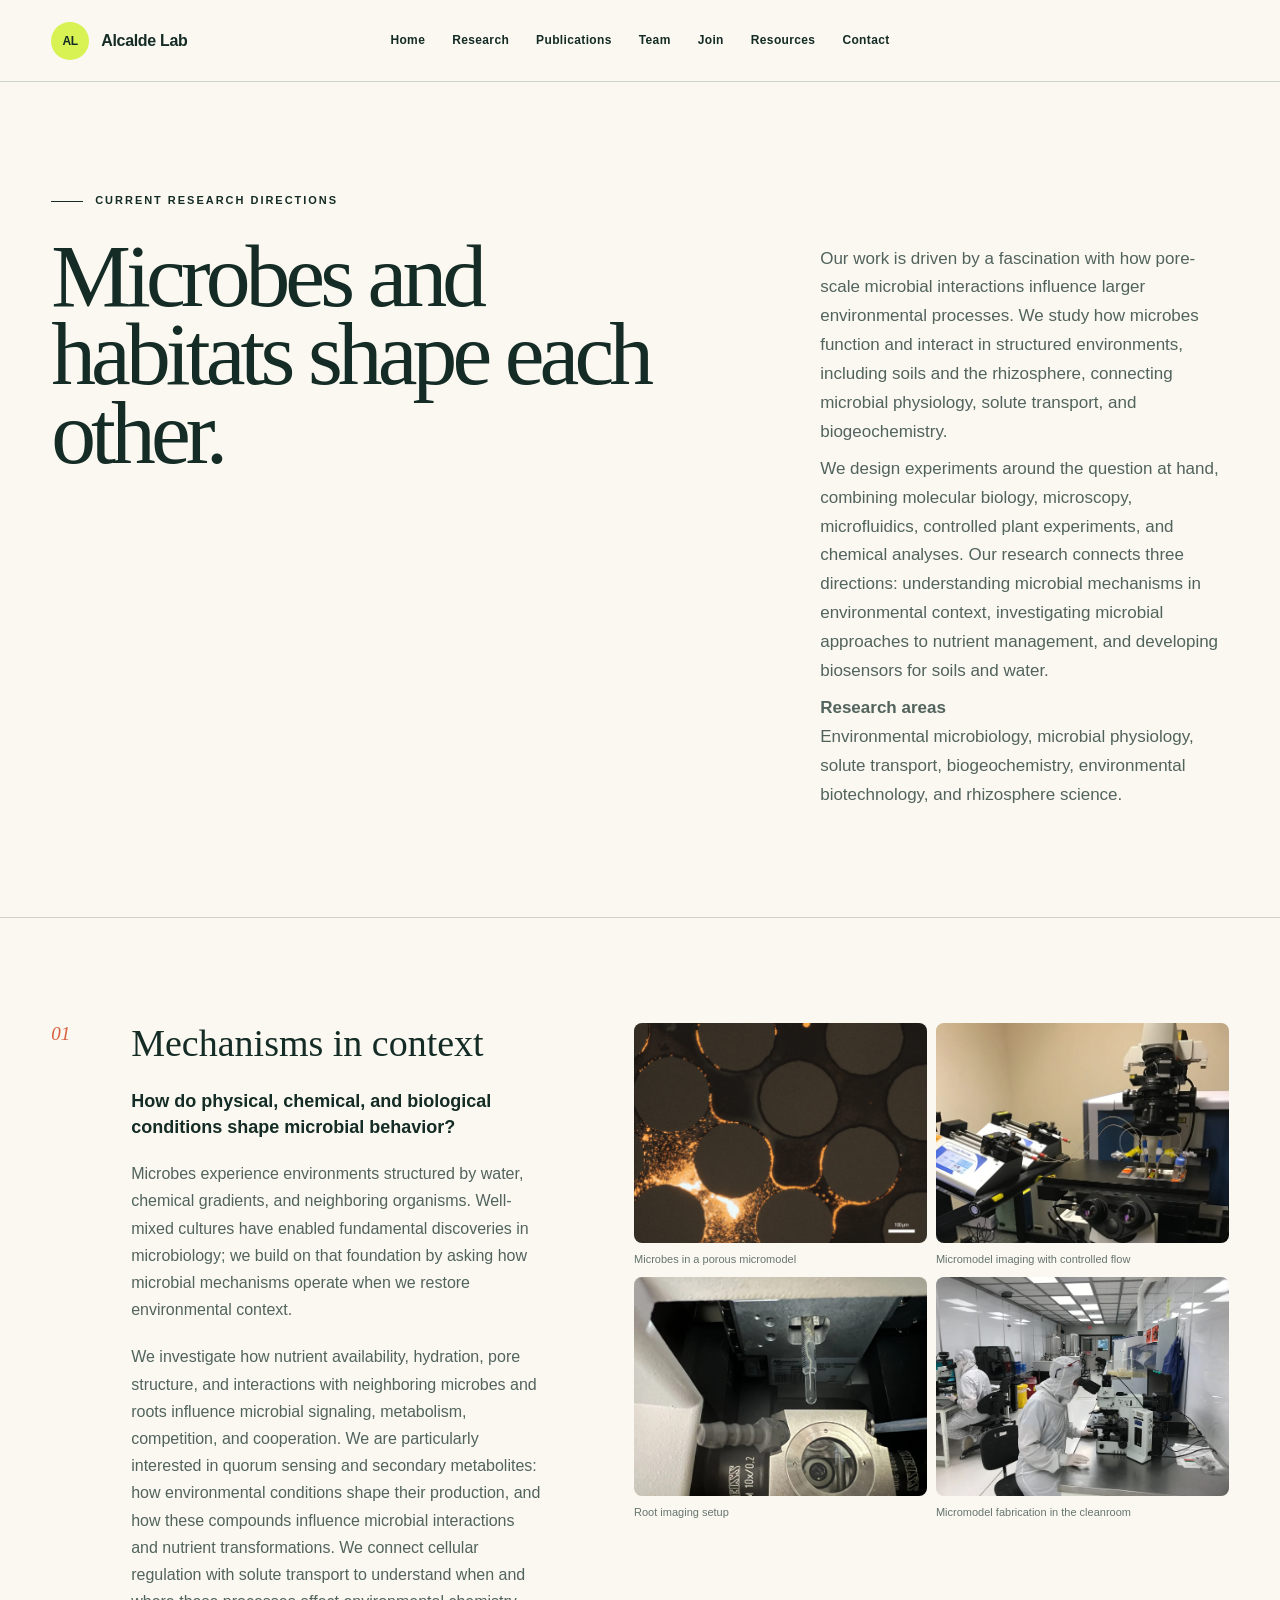
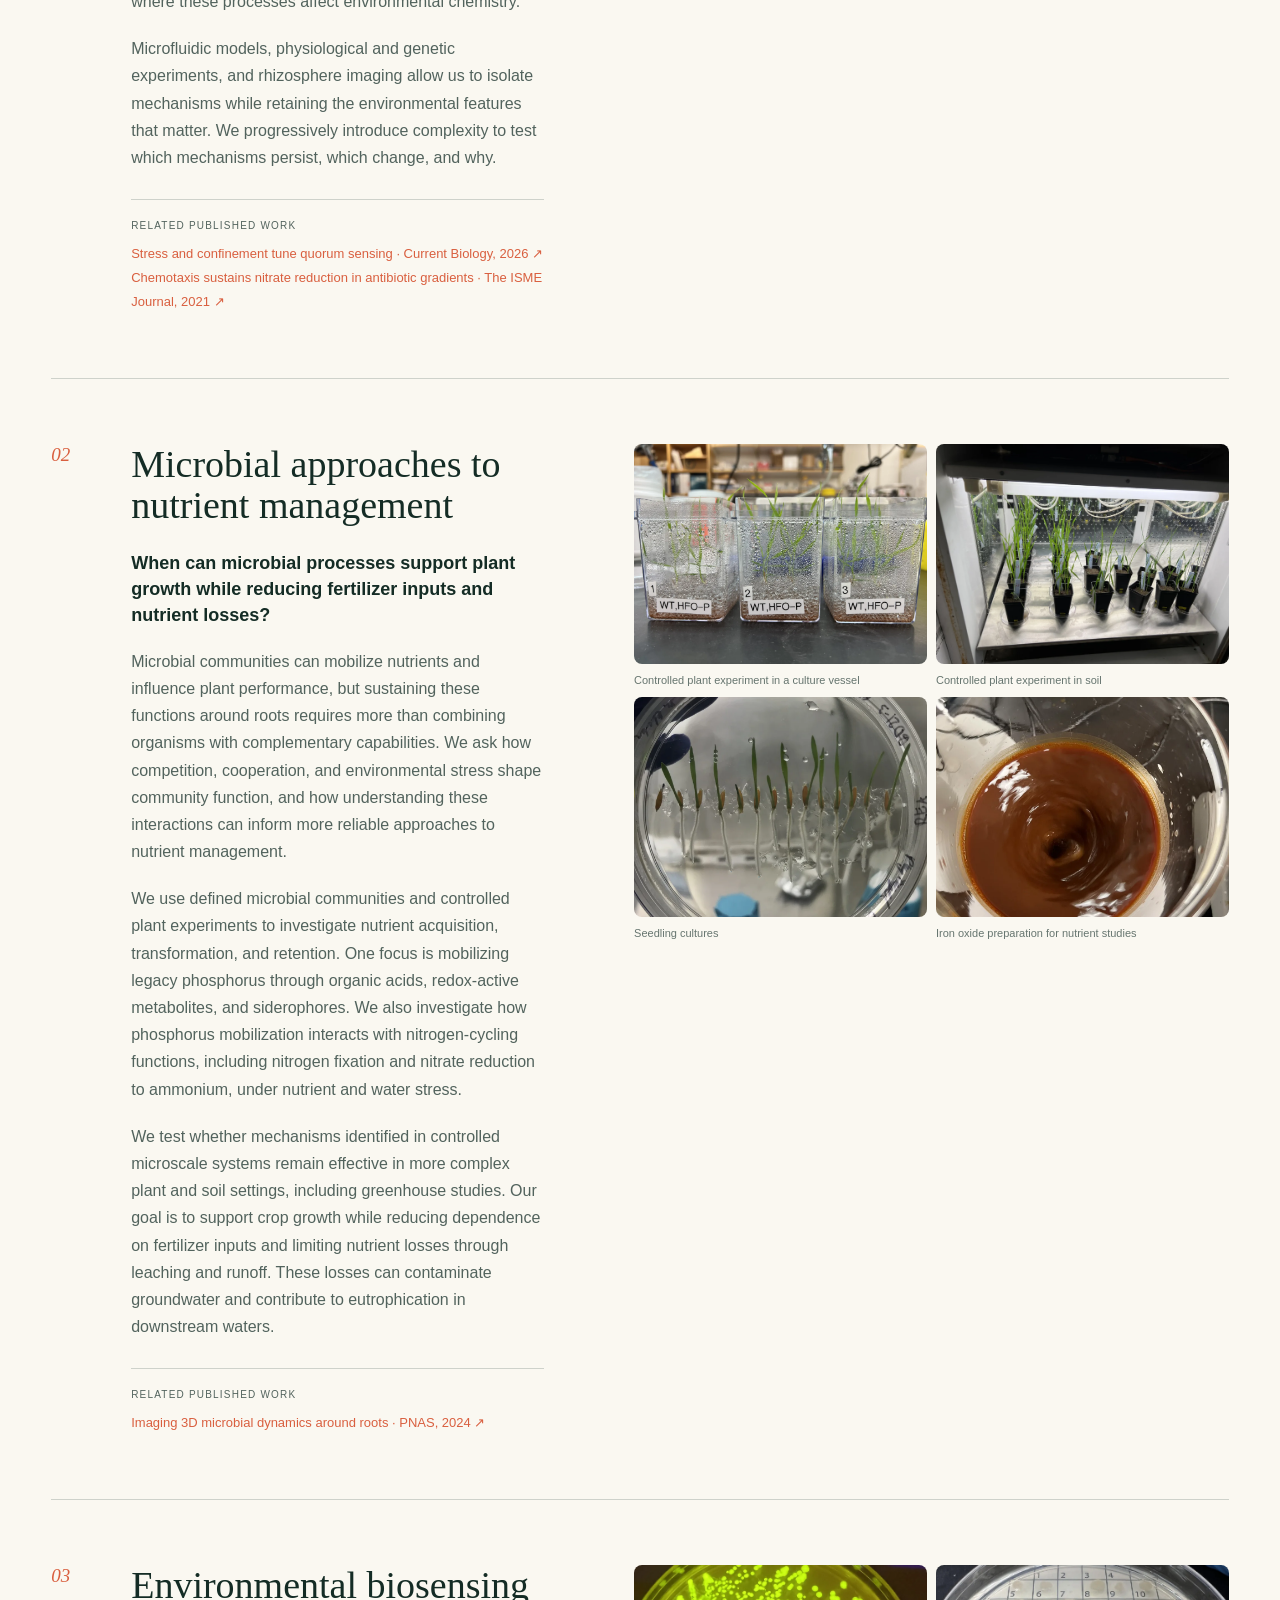
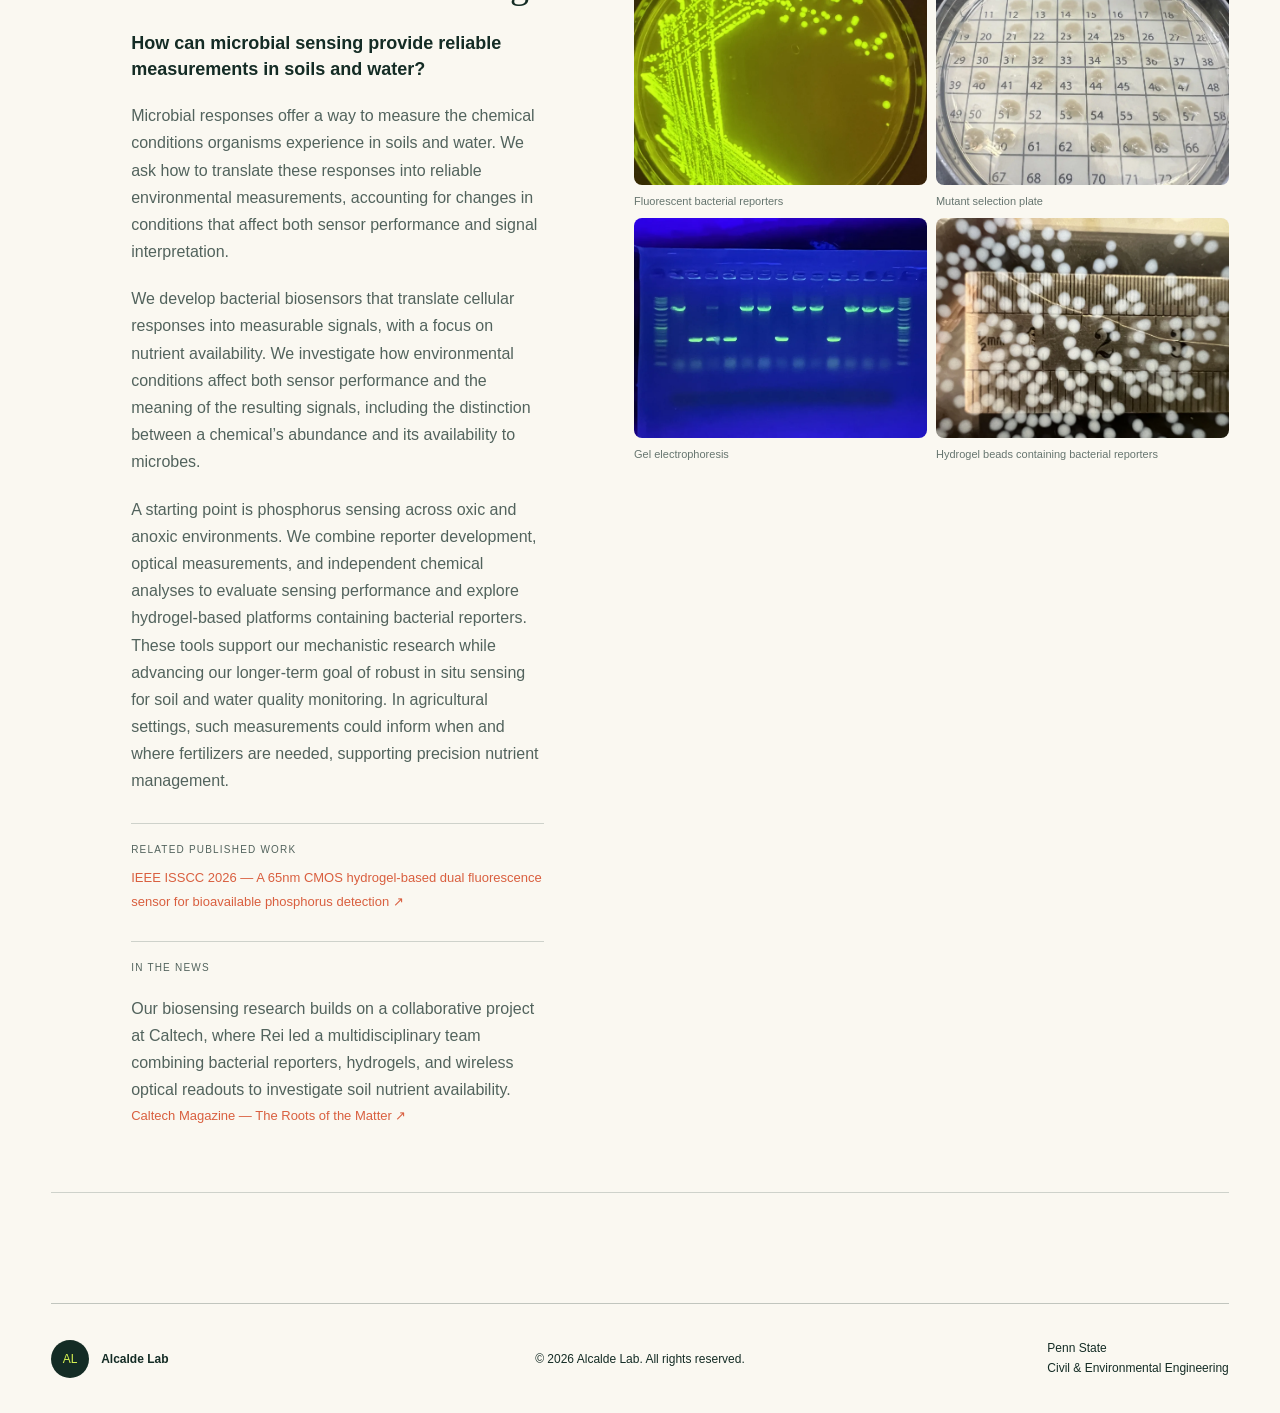
<file: docs/research/index.html>
<!doctype html>
<html lang="en">
<head>
<meta charset="utf-8">
<meta name="viewport" content="width=device-width, initial-scale=1">
<title>Environmental Microbiology Research | Alcalde Lab at Penn State</title>
<meta name="description" content="The Alcalde Lab at Penn State studies environmental microbiology, rhizosphere science, and soil biogeochemistry to advance nutrient management and biosensing.">
<link rel="icon" href="../favicon.svg">
<link rel="stylesheet" href="../assets/site.css">
<script defer src="../assets/analytics.js"></script>
<link rel="canonical" href="https://alcaldelab.org/research/">
</head>
<body class="antialiased">
<main>
<header class="site-header "><a href="../" class="wordmark" aria-label="Alcalde Lab home"><span class="mark">AL</span><span>Alcalde Lab</span></a>
<nav class="site-links" aria-label="Main navigation"><a href="../">Home</a><a href="../research/">Research</a><a href="../publications/">Publications</a><a href="../team/">Team</a><a href="../join/">Join</a><a href="../resources/">Resources</a><a href="../contact/">Contact</a></nav><div class="mobile-menu"><button type="button" class="menu-trigger" popoverTarget="mobile-site-links">Menu <span aria-hidden="true">☰</span></button>
<nav id="mobile-site-links" popover="auto" aria-label="Mobile navigation"><a href="../">Home</a><a href="../research/">Research</a><a href="../publications/">Publications</a><a href="../team/">Team</a><a href="../join/">Join</a><a href="../resources/">Resources</a><a href="../contact/">Contact</a></nav></div></header>
<section class="page-intro"><p class="eyebrow">Current research directions</p><div class="page-intro-body ">
<h1>Microbes and habitats shape each other.</h1><div class="page-dek"><p>Our work is driven by a fascination with how pore-scale microbial interactions influence larger environmental processes. We study how microbes function and interact in structured environments, including soils and the rhizosphere, connecting microbial physiology, solute transport, and biogeochemistry.</p><p>We design experiments around the question at hand, combining molecular biology, microscopy, microfluidics, controlled plant experiments, and chemical analyses. Our research connects three directions: understanding microbial mechanisms in environmental context, investigating microbial approaches to nutrient management, and developing biosensors for soils and water.</p><p><strong>Research areas</strong><br/>Environmental microbiology, microbial physiology, solute transport, biogeochemistry, environmental biotechnology, and rhizosphere science.</p></div></div>
</section>
<section class="project-list">
<article class="project-row"><span>01</span><div class="project-content"><div class="project-copy">
<h2>Mechanisms in context</h2><p class="project-question">How do physical, chemical, and biological conditions shape microbial behavior?</p><p>Microbes experience environments structured by water, chemical gradients, and neighboring organisms. Well-mixed cultures have enabled fundamental discoveries in microbiology; we build on that foundation by asking how microbial mechanisms operate when we restore environmental context.</p><p>We investigate how nutrient availability, hydration, pore structure, and interactions with neighboring microbes and roots influence microbial signaling, metabolism, competition, and cooperation. We are particularly interested in quorum sensing and secondary metabolites: how environmental conditions shape their production, and how these compounds influence microbial interactions and nutrient transformations. We connect cellular regulation with solute transport to understand when and where these processes affect environmental chemistry.</p><p>Microfluidic models, physiological and genetic experiments, and rhizosphere imaging allow us to isolate mechanisms while retaining the environmental features that matter. We progressively introduce complexity to test which mechanisms persist, which change, and why.</p><div class="project-related"><span>Related published work</span><div><a href="../publications/#phenazine-threshold">Stress and confinement tune quorum sensing · Current Biology, 2026 <span aria-hidden="true">↗</span></a></div><div><a href="../publications/#chemotaxis-efflux">Chemotaxis sustains nitrate reduction in antibiotic gradients · The ISME Journal, 2021 <span aria-hidden="true">↗</span></a></div></div></div><div class="project-media"><div class="project-visual project-image-grid"><div>
<figure class="research-photo"><a href="../images/home-micromodel.webp" target="_blank" rel="noreferrer" aria-label="View full image: Fluorescence microscopy image of microorganisms distributed through a porous micromodel"><img class="project-gallery-micromodel" src="../images/home-micromodel.webp" alt="Fluorescence microscopy image of microorganisms distributed through a porous micromodel" loading="lazy"/></a><figcaption>Microbes in a porous micromodel</figcaption></figure>
<figure class="research-photo"><a href="../images/controlled-flow-microscope.webp" target="_blank" rel="noreferrer" aria-label="View full image: Syringe pumps connected by tubing to a microfluidic device on the microscope stage"><img class="project-gallery-controlled-flow" src="../images/controlled-flow-microscope.webp" alt="Syringe pumps connected by tubing to a microfluidic device on the microscope stage" loading="lazy"/></a><figcaption>Micromodel imaging with controlled flow</figcaption></figure>
<figure class="research-photo"><a href="../images/plant-imaging-preparation.webp" target="_blank" rel="noreferrer" aria-label="View full image: Plant root mounted in a transparent sample holder between microscope objectives for imaging"><img class="" src="../images/plant-imaging-preparation.webp" alt="Plant root mounted in a transparent sample holder between microscope objectives for imaging" loading="lazy"/></a><figcaption>Root imaging setup</figcaption></figure>
<figure class="research-photo"><a href="../images/cleanroom-microfabrication.webp" target="_blank" rel="noreferrer" aria-label="View full image: Researchers working at microscopes in a cleanroom during micromodel fabrication"><img class="" src="../images/cleanroom-microfabrication.webp" alt="Researchers working at microscopes in a cleanroom during micromodel fabrication" loading="lazy"/></a><figcaption>Micromodel fabrication in the cleanroom</figcaption></figure></div></div></div></div></article>
<article class="project-row"><span>02</span><div class="project-content"><div class="project-copy">
<h2>Microbial approaches to nutrient management</h2><p class="project-question">When can microbial processes support plant growth while reducing fertilizer inputs and nutrient losses?</p><p>Microbial communities can mobilize nutrients and influence plant performance, but sustaining these functions around roots requires more than combining organisms with complementary capabilities. We ask how competition, cooperation, and environmental stress shape community function, and how understanding these interactions can inform more reliable approaches to nutrient management.</p><p>We use defined microbial communities and controlled plant experiments to investigate nutrient acquisition, transformation, and retention. One focus is mobilizing legacy phosphorus through organic acids, redox-active metabolites, and siderophores. We also investigate how phosphorus mobilization interacts with nitrogen-cycling functions, including nitrogen fixation and nitrate reduction to ammonium, under nutrient and water stress.</p><p>We test whether mechanisms identified in controlled microscale systems remain effective in more complex plant and soil settings, including greenhouse studies. Our goal is to support crop growth while reducing dependence on fertilizer inputs and limiting nutrient losses through leaching and runoff. These losses can contaminate groundwater and contribute to eutrophication in downstream waters.</p><div class="project-related"><span>Related published work</span><div><a href="../publications/#rhizosphere-imaging">Imaging 3D microbial dynamics around roots · PNAS, 2024 <span aria-hidden="true">↗</span></a></div></div></div><div class="project-media"><div class="project-visual project-image-grid"><div>
<figure class="research-photo"><a href="../images/plant-growth-experiment.webp" target="_blank" rel="noreferrer" aria-label="View full image: Young plants growing in three transparent experimental chambers"><img class="" src="../images/plant-growth-experiment.webp" alt="Young plants growing in three transparent experimental chambers" loading="lazy"/></a><figcaption>Controlled plant experiment in a culture vessel</figcaption></figure>
<figure class="research-photo"><a href="../images/plant-growth-chamber.webp" target="_blank" rel="noreferrer" aria-label="View full image: Potted plants growing under controlled lighting in a growth chamber"><img class="" src="../images/plant-growth-chamber.webp" alt="Potted plants growing under controlled lighting in a growth chamber" loading="lazy"/></a><figcaption>Controlled plant experiment in soil</figcaption></figure>
<figure class="research-photo"><a href="../images/plant-petri-dish.webp" target="_blank" rel="noreferrer" aria-label="View full image: Seedlings with visible roots growing in a Petri dish"><img class="" src="../images/plant-petri-dish.webp" alt="Seedlings with visible roots growing in a Petri dish" loading="lazy"/></a><figcaption>Seedling cultures</figcaption></figure>
<figure class="research-photo"><a href="../images/iron-oxide-mixing.webp" target="_blank" rel="noreferrer" aria-label="View full image: Iron oxide suspension swirling in a beaker on a laboratory stir plate"><img class="" src="../images/iron-oxide-mixing.webp" alt="Iron oxide suspension swirling in a beaker on a laboratory stir plate" loading="lazy"/></a><figcaption>Iron oxide preparation for nutrient studies</figcaption></figure></div></div></div></div></article>
<article class="project-row"><span>03</span><div class="project-content"><div class="project-copy">
<h2>Environmental biosensing</h2><p class="project-question">How can microbial sensing provide reliable measurements in soils and water?</p><p>Microbial responses offer a way to measure the chemical conditions organisms experience in soils and water. We ask how to translate these responses into reliable environmental measurements, accounting for changes in conditions that affect both sensor performance and signal interpretation.</p><p>We develop bacterial biosensors that translate cellular responses into measurable signals, with a focus on nutrient availability. We investigate how environmental conditions affect both sensor performance and the meaning of the resulting signals, including the distinction between a chemical’s abundance and its availability to microbes.</p><p>A starting point is phosphorus sensing across oxic and anoxic environments. We combine reporter development, optical measurements, and independent chemical analyses to evaluate sensing performance and explore hydrogel-based platforms containing bacterial reporters. These tools support our mechanistic research while advancing our longer-term goal of robust in situ sensing for soil and water quality monitoring. In agricultural settings, such measurements could inform when and where fertilizers are needed, supporting precision nutrient management.</p><div class="project-related"><span>Related published work</span><div><a href="https://doi.org/10.1109/ISSCC49663.2026.11409129" target="_blank" rel="noreferrer">IEEE ISSCC 2026 — A 65nm CMOS hydrogel-based dual fluorescence sensor for bioavailable phosphorus detection <span aria-hidden="true">↗</span></a></div></div><div class="project-related"><span>In the news</span><p>Our biosensing research builds on a collaborative project at Caltech, where Rei led a multidisciplinary team combining bacterial reporters, hydrogels, and wireless optical readouts to investigate soil nutrient availability.</p><a href="https://magazine.caltech.edu/post/sustainable-farming-fertilizer" target="_blank" rel="noreferrer">Caltech Magazine — The Roots of the Matter <span aria-hidden="true">↗</span></a></div></div><div class="project-media"><div class="project-visual project-image-grid"><div>
<figure class="research-photo"><a href="../images/reporter-plate.webp" target="_blank" rel="noreferrer" aria-label="View full image: Fluorescent bacterial reporter colonies growing on an agar plate"><img class="" src="../images/reporter-plate.webp" alt="Fluorescent bacterial reporter colonies growing on an agar plate" loading="lazy"/></a><figcaption>Fluorescent bacterial reporters</figcaption></figure>
<figure class="research-photo"><a href="../images/selection-plate.webp" target="_blank" rel="noreferrer" aria-label="View full image: Numbered bacterial selection plate used during mutant strain construction"><img class="" src="../images/selection-plate.webp" alt="Numbered bacterial selection plate used during mutant strain construction" loading="lazy"/></a><figcaption>Mutant selection plate</figcaption></figure>
<figure class="research-photo"><a href="../images/biosensor-gel.webp" target="_blank" rel="noreferrer" aria-label="View full image: Gel electrophoresis showing fluorescent DNA bands used in molecular biology experiments"><img class="" src="../images/biosensor-gel.webp" alt="Gel electrophoresis showing fluorescent DNA bands used in molecular biology experiments" loading="lazy"/></a><figcaption>Gel electrophoresis</figcaption></figure>
<figure class="research-photo"><a href="../images/reporter-hydrogel-beads.webp" target="_blank" rel="noreferrer" aria-label="View full image: Hydrogel beads containing bacterial reporters shown beside a ruler for scale"><img class="" src="../images/reporter-hydrogel-beads.webp" alt="Hydrogel beads containing bacterial reporters shown beside a ruler for scale" loading="lazy"/></a><figcaption>Hydrogel beads containing bacterial reporters</figcaption></figure></div></div></div></div></article>
</section>
<footer class="site-footer" id="contact"><div class="footer-lab-contact"><span class="mark inverted">AL</span><b>Alcalde Lab</b></div><p style="text-align:center">© 2026 Alcalde Lab. All rights reserved.</p><p style="line-height:1.65;padding-block:12px"><a class="footer-affiliation-link" href="https://www.psu.edu/">Penn State</a><br/><a class="footer-affiliation-link" href="https://www.cee.psu.edu/">Civil &amp; Environmental Engineering</a></p></footer>
</main>
</body>
</html>
</file>
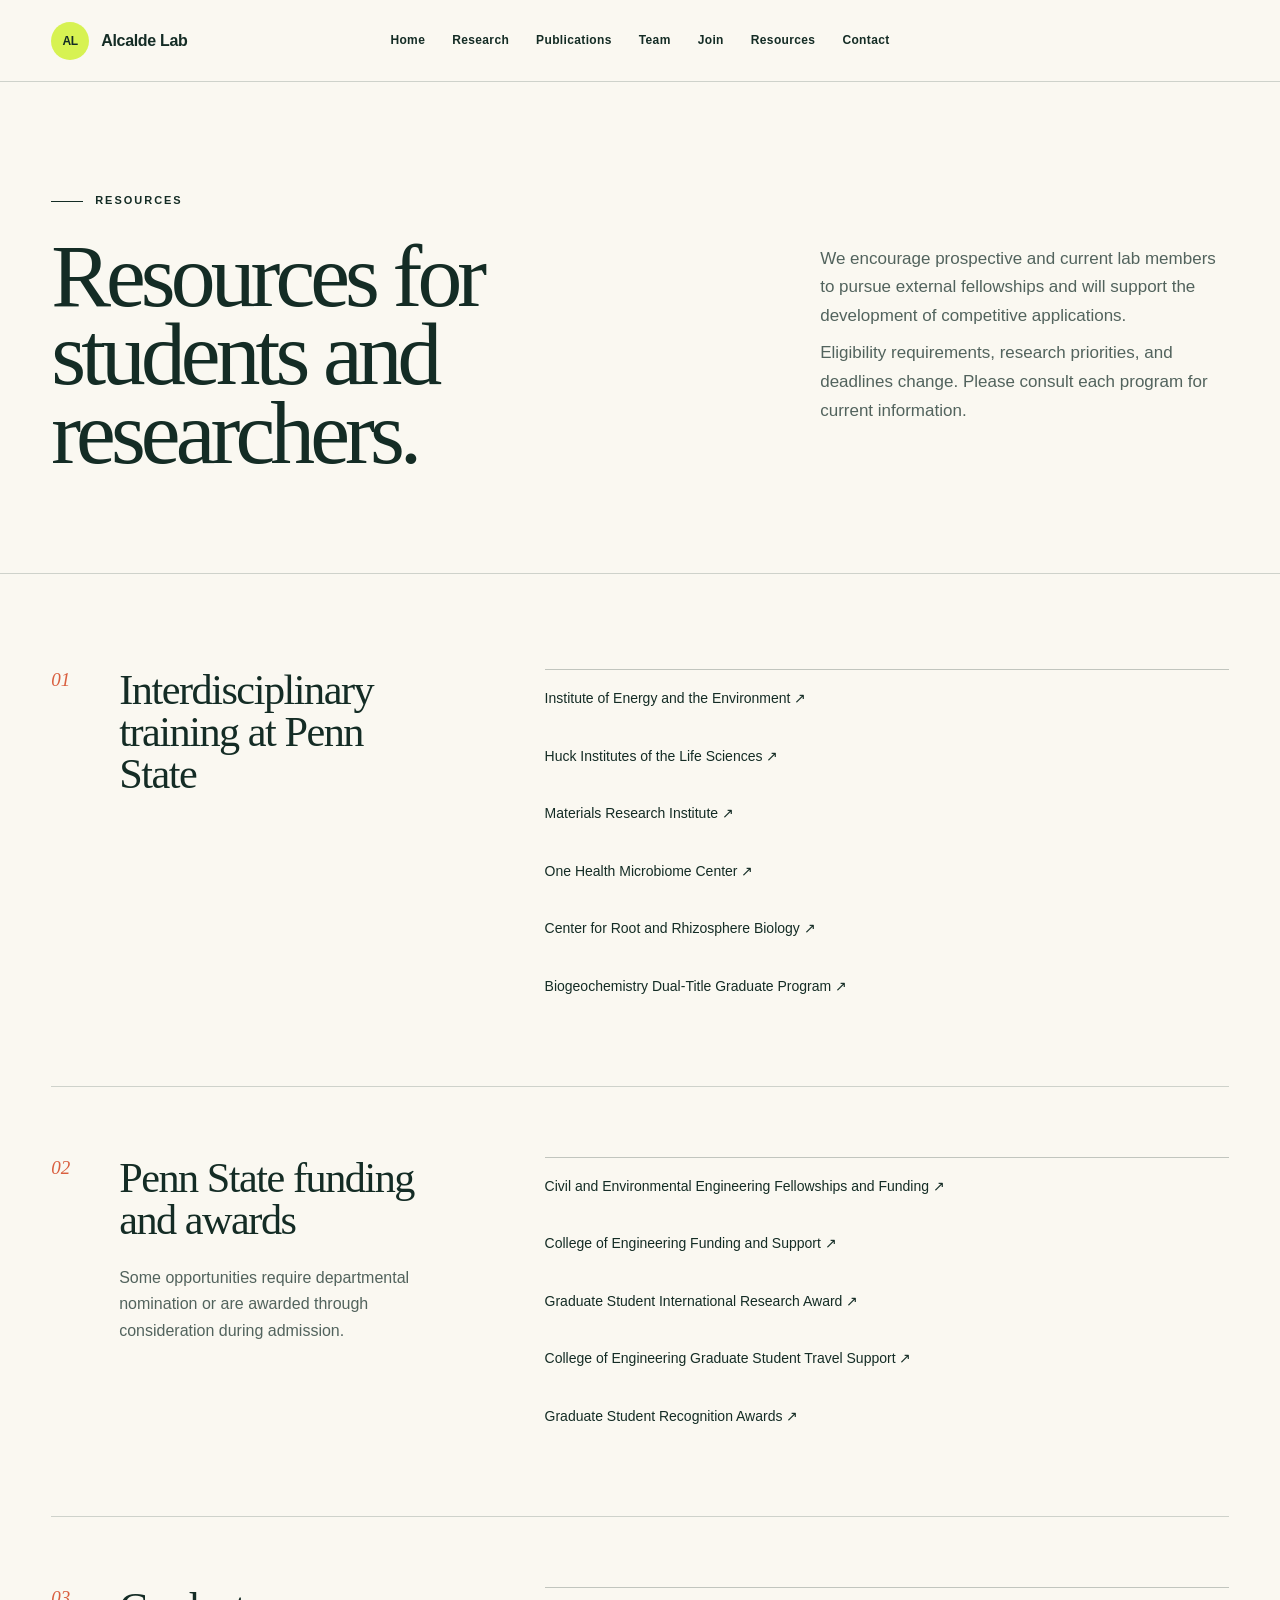
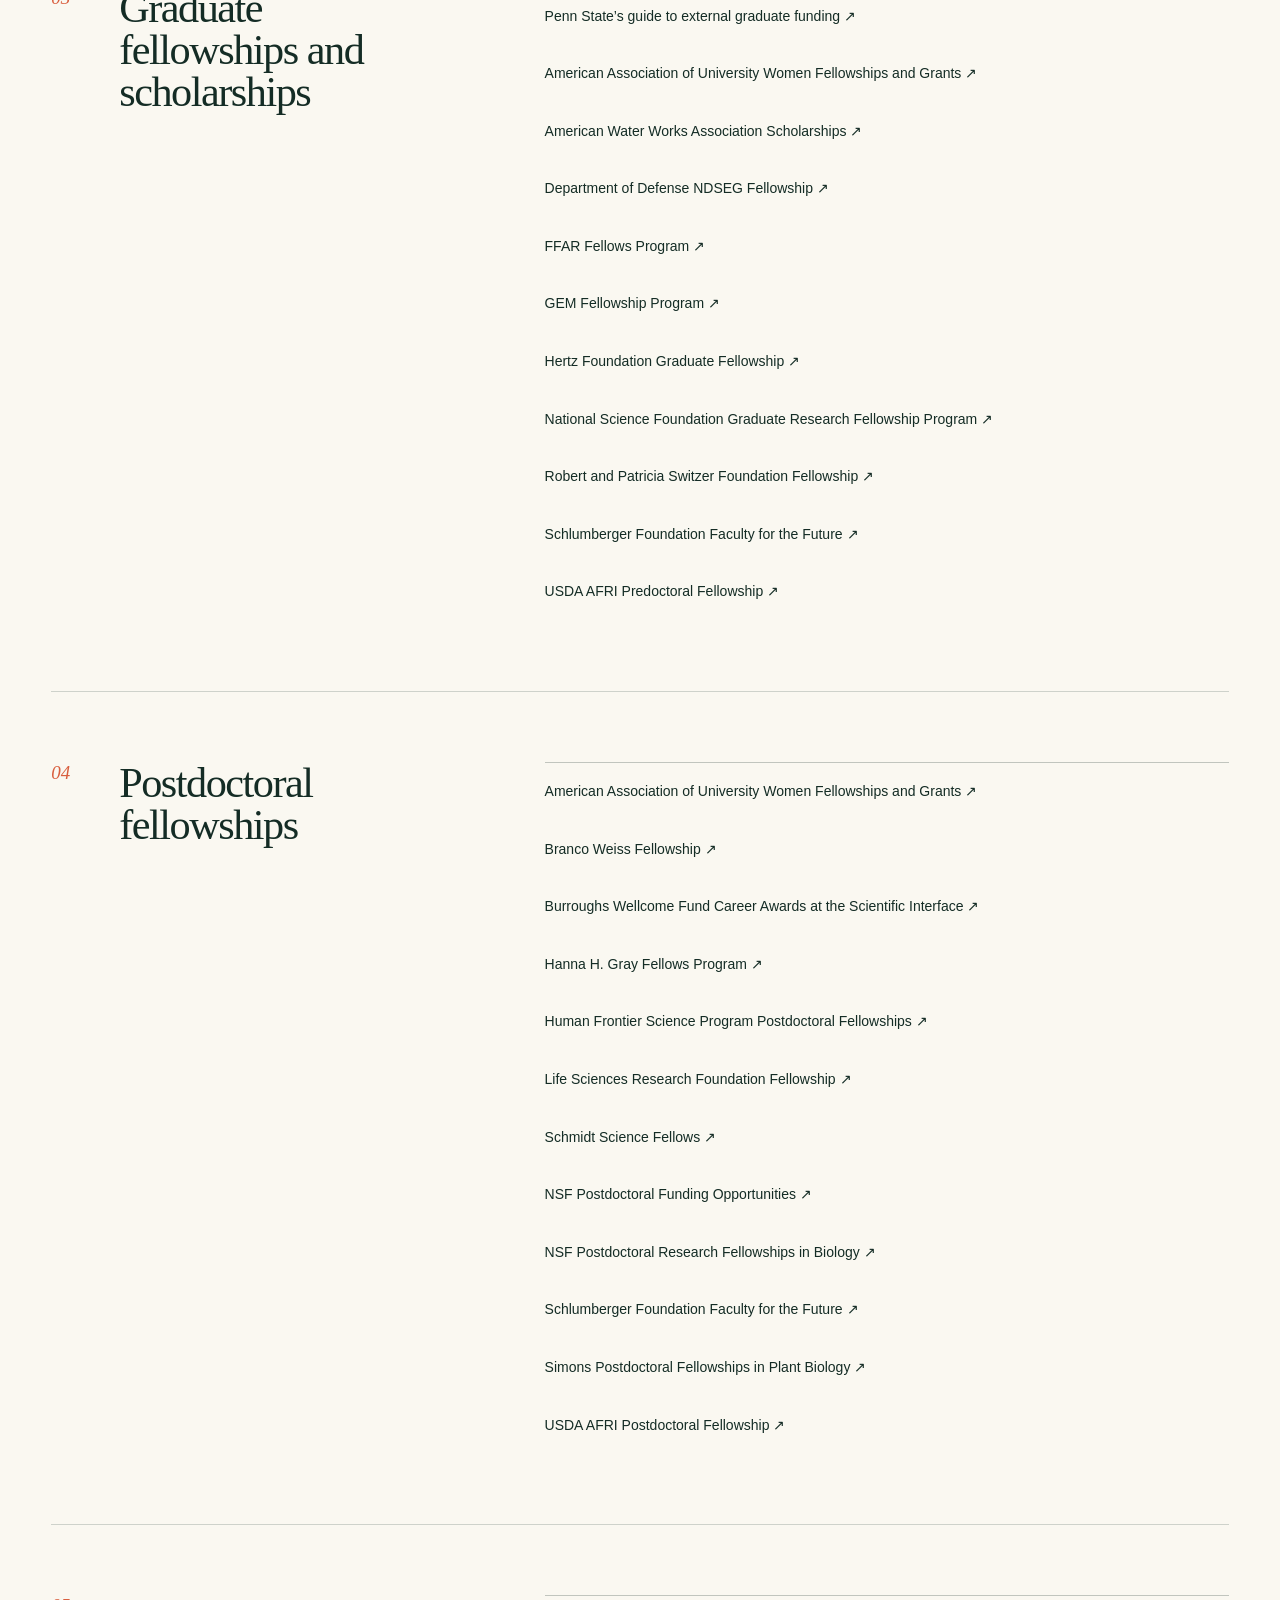
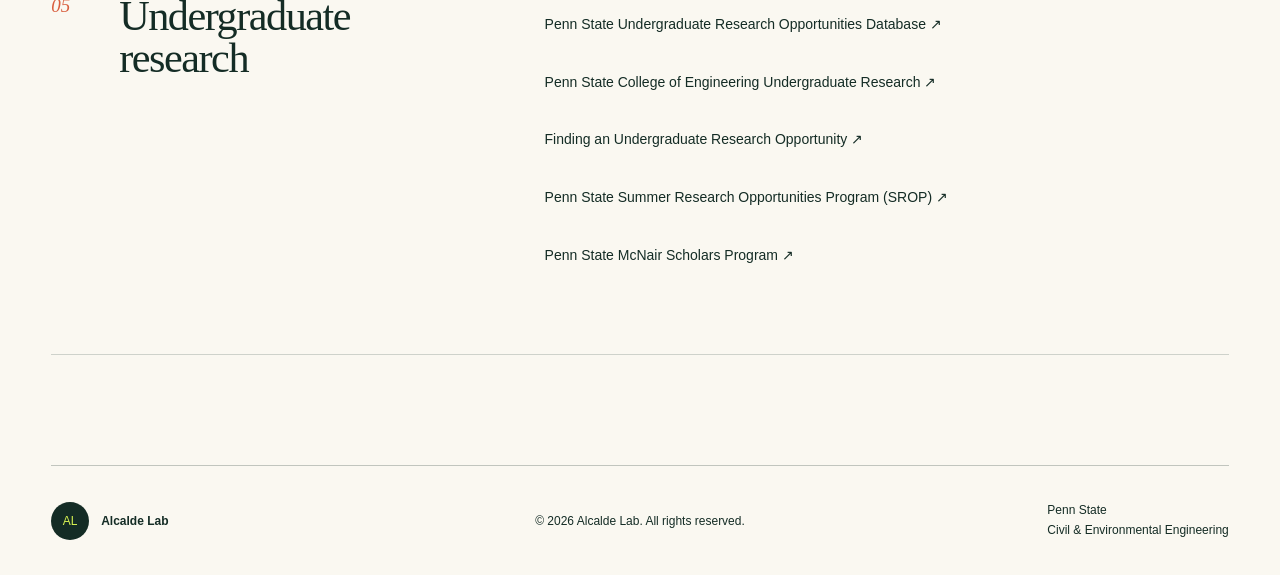
<file: docs/resources/index.html>
<!doctype html>
<html lang="en">
<head>
<meta charset="utf-8">
<meta name="viewport" content="width=device-width, initial-scale=1">
<title>Resources | Alcalde Lab at Penn State</title>
<meta name="description" content="Find Penn State research opportunities, training programs, and fellowships for undergraduate students, graduate students, and postdoctoral researchers.">
<link rel="icon" href="../favicon.svg">
<link rel="stylesheet" href="../assets/site.css">
<script defer src="../assets/analytics.js"></script>
<link rel="canonical" href="https://alcaldelab.org/resources/">
</head>
<body class="antialiased">
<main>
<header class="site-header "><a href="../" class="wordmark" aria-label="Alcalde Lab home"><span class="mark">AL</span><span>Alcalde Lab</span></a>
<nav class="site-links" aria-label="Main navigation"><a href="../">Home</a><a href="../research/">Research</a><a href="../publications/">Publications</a><a href="../team/">Team</a><a href="../join/">Join</a><a href="../resources/">Resources</a><a href="../contact/">Contact</a></nav><div class="mobile-menu"><button type="button" class="menu-trigger" popoverTarget="mobile-site-links">Menu <span aria-hidden="true">☰</span></button>
<nav id="mobile-site-links" popover="auto" aria-label="Mobile navigation"><a href="../">Home</a><a href="../research/">Research</a><a href="../publications/">Publications</a><a href="../team/">Team</a><a href="../join/">Join</a><a href="../resources/">Resources</a><a href="../contact/">Contact</a></nav></div></header>
<section class="page-intro"><p class="eyebrow">Resources</p><div class="page-intro-body ">
<h1>Resources for students and researchers.</h1><div class="page-dek"><p>We encourage prospective and current lab members to pursue external fellowships and will support the development of competitive applications.</p><p>Eligibility requirements, research priorities, and deadlines change. Please consult each program for current information.</p></div></div>
</section><div class="funding-list">
<section class="funding-group"><div class="funding-heading"><span>01</span><div>
<h2>Interdisciplinary training at Penn State</h2></div></div><div class="funding-links"><a href="https://iee.psu.edu/" target="_blank" rel="noreferrer"><span>Institute of Energy and the Environment <b aria-hidden="true">↗</b></span></a><a href="https://www.huck.psu.edu/" target="_blank" rel="noreferrer"><span>Huck Institutes of the Life Sciences <b aria-hidden="true">↗</b></span></a><a href="https://www.mri.psu.edu/" target="_blank" rel="noreferrer"><span>Materials Research Institute <b aria-hidden="true">↗</b></span></a><a href="https://www.huck.psu.edu/research/centers-institutes/one-health-microbiome-center" target="_blank" rel="noreferrer"><span>One Health Microbiome Center <b aria-hidden="true">↗</b></span></a><a href="https://www.huck.psu.edu/research/centers-institutes/center-for-root-and-rhizosphere-biology" target="_blank" rel="noreferrer"><span>Center for Root and Rhizosphere Biology <b aria-hidden="true">↗</b></span></a><a href="https://www.biogeochemistry.psu.edu/" target="_blank" rel="noreferrer"><span>Biogeochemistry Dual-Title Graduate Program <b aria-hidden="true">↗</b></span></a></div>
</section>
<section class="funding-group"><div class="funding-heading"><span>02</span><div>
<h2>Penn State funding and awards</h2><p>Some opportunities require departmental nomination or are awarded through consideration during admission.</p></div></div><div class="funding-links"><a href="https://www.cee.psu.edu/academics/graduate/fellowships-and-funding.aspx" target="_blank" rel="noreferrer"><span>Civil and Environmental Engineering Fellowships and Funding <b aria-hidden="true">↗</b></span></a><a href="https://www.engr.psu.edu/graduate-programs/funding-support.aspx" target="_blank" rel="noreferrer"><span>College of Engineering Funding and Support <b aria-hidden="true">↗</b></span></a><a href="https://gradschool.psu.edu/funding/student-recognition-awards/graduate-student-international-research-award" target="_blank" rel="noreferrer"><span>Graduate Student International Research Award <b aria-hidden="true">↗</b></span></a><a href="https://www.engr.psu.edu/academics/travel-resources.aspx" target="_blank" rel="noreferrer"><span>College of Engineering Graduate Student Travel Support <b aria-hidden="true">↗</b></span></a><a href="https://gradschool.psu.edu/funding/student-recognition-awards" target="_blank" rel="noreferrer"><span>Graduate Student Recognition Awards <b aria-hidden="true">↗</b></span></a></div>
</section>
<section class="funding-group"><div class="funding-heading"><span>03</span><div>
<h2>Graduate fellowships and scholarships</h2></div></div><div class="funding-links"><a href="https://gradschool.psu.edu/funding/external-funding-opportunities" target="_blank" rel="noreferrer"><span>Penn State’s guide to external graduate funding <b aria-hidden="true">↗</b></span></a><a href="https://www.aauw.org/resources/programs/fellowships-grants/" target="_blank" rel="noreferrer"><span>American Association of University Women Fellowships and Grants <b aria-hidden="true">↗</b></span></a><a href="https://www.awwa.org/water-equation/awwa-scholarship-program/" target="_blank" rel="noreferrer"><span>American Water Works Association Scholarships <b aria-hidden="true">↗</b></span></a><a href="https://ndseg.sysplus.com/" target="_blank" rel="noreferrer"><span>Department of Defense NDSEG Fellowship <b aria-hidden="true">↗</b></span></a><a href="https://ffarfellows.org/apply/" target="_blank" rel="noreferrer"><span>FFAR Fellows Program <b aria-hidden="true">↗</b></span></a><a href="https://www.gemfellowship.org/gem-fellowship-program/" target="_blank" rel="noreferrer"><span>GEM Fellowship Program <b aria-hidden="true">↗</b></span></a><a href="https://www.hertzfoundation.org/the-fellowship/" target="_blank" rel="noreferrer"><span>Hertz Foundation Graduate Fellowship <b aria-hidden="true">↗</b></span></a><a href="https://www.nsf.gov/funding/initiatives/grfp" target="_blank" rel="noreferrer"><span>National Science Foundation Graduate Research Fellowship Program <b aria-hidden="true">↗</b></span></a><a href="https://www.switzernetwork.org/fellowship/become-fellow" target="_blank" rel="noreferrer"><span>Robert and Patricia Switzer Foundation Fellowship <b aria-hidden="true">↗</b></span></a><a href="https://www.facultyforthefuture.net/" target="_blank" rel="noreferrer"><span>Schlumberger Foundation Faculty for the Future <b aria-hidden="true">↗</b></span></a><a href="https://www.nifa.usda.gov/grants/programs/agriculture-food-research-initiative/afri-education-workforce-development" target="_blank" rel="noreferrer"><span>USDA AFRI Predoctoral Fellowship <b aria-hidden="true">↗</b></span></a></div>
</section>
<section class="funding-group"><div class="funding-heading"><span>04</span><div>
<h2>Postdoctoral fellowships</h2></div></div><div class="funding-links"><a href="https://www.aauw.org/resources/programs/fellowships-grants/" target="_blank" rel="noreferrer"><span>American Association of University Women Fellowships and Grants <b aria-hidden="true">↗</b></span></a><a href="https://brancoweissfellowship.org/" target="_blank" rel="noreferrer"><span>Branco Weiss Fellowship <b aria-hidden="true">↗</b></span></a><a href="https://www.bwfund.org/grants/interfaces-in-science/career-awards-at-the-scientific-interface/" target="_blank" rel="noreferrer"><span>Burroughs Wellcome Fund Career Awards at the Scientific Interface <b aria-hidden="true">↗</b></span></a><a href="https://www.hhmi.org/programs/hanna-h-gray-fellows" target="_blank" rel="noreferrer"><span>Hanna H. Gray Fellows Program <b aria-hidden="true">↗</b></span></a><a href="https://www.hfsp.org/funding/hfsp-funding/postdoctoral-fellowships" target="_blank" rel="noreferrer"><span>Human Frontier Science Program Postdoctoral Fellowships <b aria-hidden="true">↗</b></span></a><a href="https://lsrf.org/" target="_blank" rel="noreferrer"><span>Life Sciences Research Foundation Fellowship <b aria-hidden="true">↗</b></span></a><a href="https://schmidtsciencefellows.org/program/overview/" target="_blank" rel="noreferrer"><span>Schmidt Science Fellows <b aria-hidden="true">↗</b></span></a><a href="https://www.nsf.gov/funding/postdocs" target="_blank" rel="noreferrer"><span>NSF Postdoctoral Funding Opportunities <b aria-hidden="true">↗</b></span></a><a href="https://www.nsf.gov/funding/opportunities/prfb-postdoctoral-research-fellowships-biology" target="_blank" rel="noreferrer"><span>NSF Postdoctoral Research Fellowships in Biology <b aria-hidden="true">↗</b></span></a><a href="https://www.facultyforthefuture.net/" target="_blank" rel="noreferrer"><span>Schlumberger Foundation Faculty for the Future <b aria-hidden="true">↗</b></span></a><a href="https://www.simonsfoundation.org/grant/simons-postdoctoral-fellowships-in-plant-biology/" target="_blank" rel="noreferrer"><span>Simons Postdoctoral Fellowships in Plant Biology <b aria-hidden="true">↗</b></span></a><a href="https://www.nifa.usda.gov/grants/programs/agriculture-food-research-initiative/afri-education-workforce-development" target="_blank" rel="noreferrer"><span>USDA AFRI Postdoctoral Fellowship <b aria-hidden="true">↗</b></span></a></div>
</section>
<section class="funding-group"><div class="funding-heading"><span>05</span><div>
<h2>Undergraduate research</h2></div></div><div class="funding-links"><a href="https://urfm.psu.edu/research/undergraduate-research-opportunities-database" target="_blank" rel="noreferrer"><span>Penn State Undergraduate Research Opportunities Database <b aria-hidden="true">↗</b></span></a><a href="https://www.engr.psu.edu/research/undergrad-opportunities.aspx" target="_blank" rel="noreferrer"><span>Penn State College of Engineering Undergraduate Research <b aria-hidden="true">↗</b></span></a><a href="https://urfm.psu.edu/research/finding-opportunity" target="_blank" rel="noreferrer"><span>Finding an Undergraduate Research Opportunity <b aria-hidden="true">↗</b></span></a><a href="https://gradschool.psu.edu/engagement/summer-research-opportunities" target="_blank" rel="noreferrer"><span>Penn State Summer Research Opportunities Program (SROP) <b aria-hidden="true">↗</b></span></a><a href="https://gradschool.psu.edu/engagement/mcnair-scholars" target="_blank" rel="noreferrer"><span>Penn State McNair Scholars Program <b aria-hidden="true">↗</b></span></a></div>
</section></div>
<footer class="site-footer" id="contact"><div class="footer-lab-contact"><span class="mark inverted">AL</span><b>Alcalde Lab</b></div><p style="text-align:center">© 2026 Alcalde Lab. All rights reserved.</p><p style="line-height:1.65;padding-block:12px"><a class="footer-affiliation-link" href="https://www.psu.edu/">Penn State</a><br/><a class="footer-affiliation-link" href="https://www.cee.psu.edu/">Civil &amp; Environmental Engineering</a></p></footer>
</main>
</body>
</html>
</file>
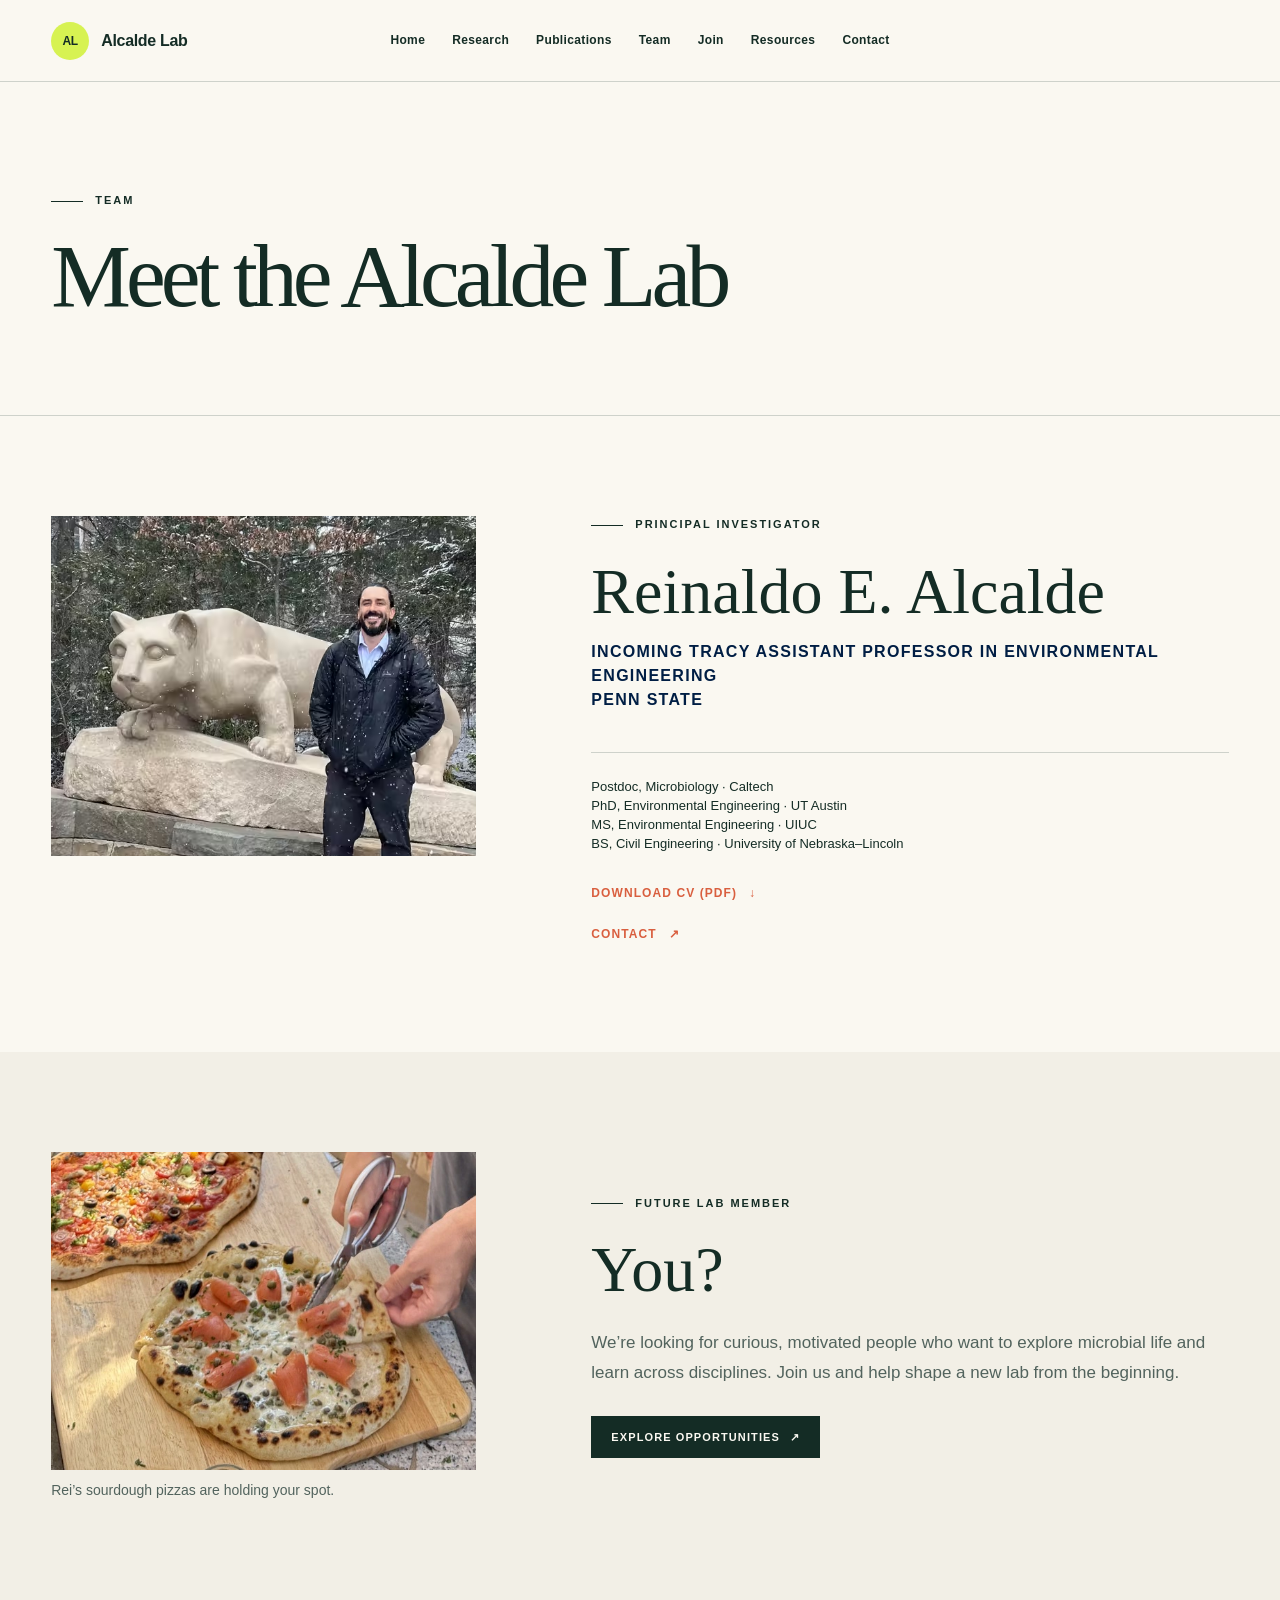
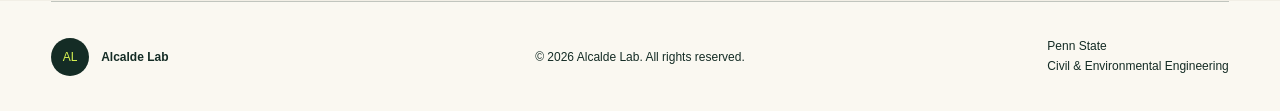
<file: docs/team/index.html>
<!doctype html>
<html lang="en">
<head>
<meta charset="utf-8">
<meta name="viewport" content="width=device-width, initial-scale=1">
<title>Reinaldo E. Alcalde &amp; Lab Team | Penn State</title>
<meta name="description" content="Meet Reinaldo E. Alcalde and the Alcalde Lab team in environmental engineering at Penn State.">
<link rel="icon" href="../favicon.svg">
<link rel="stylesheet" href="../assets/site.css">
<script defer src="../assets/analytics.js"></script>
<link rel="canonical" href="https://alcaldelab.org/team/">
</head>
<body class="antialiased">
<main>
<header class="site-header "><a href="../" class="wordmark" aria-label="Alcalde Lab home"><span class="mark">AL</span><span>Alcalde Lab</span></a>
<nav class="site-links" aria-label="Main navigation"><a href="../">Home</a><a href="../research/">Research</a><a href="../publications/">Publications</a><a href="../team/">Team</a><a href="../join/">Join</a><a href="../resources/">Resources</a><a href="../contact/">Contact</a></nav><div class="mobile-menu"><button type="button" class="menu-trigger" popoverTarget="mobile-site-links">Menu <span aria-hidden="true">☰</span></button>
<nav id="mobile-site-links" popover="auto" aria-label="Mobile navigation"><a href="../">Home</a><a href="../research/">Research</a><a href="../publications/">Publications</a><a href="../team/">Team</a><a href="../join/">Join</a><a href="../resources/">Resources</a><a href="../contact/">Contact</a></nav></div></header>
<section class="page-intro"><p class="eyebrow">Team</p><div class="page-intro-body intro-solo">
<h1>Meet the Alcalde Lab</h1></div>
</section>
<section class="pi-profile"><div class="team-photo-frame team-pi-photo"><img src="../images/rei-nittany-lion.avif" alt="Rei smiling beside Penn State’s Nittany Lion Shrine in the snow" width="1200" height="1600" decoding="async"/></div><div><p class="eyebrow">Principal investigator</p>
<h2>Reinaldo E. Alcalde</h2><div class="pi-appointment">
<h3>Incoming Tracy Assistant Professor in Environmental Engineering<br/>Penn State</h3></div><ul><li>Postdoc, Microbiology · Caltech</li><li>PhD, Environmental Engineering · UT Austin</li><li>MS, Environmental Engineering · UIUC</li><li>BS, Civil Engineering · University of Nebraska–Lincoln</li></ul><a class="profile-action" href="../reinaldo-alcalde-cv.pdf" download="">Download CV (PDF) <span aria-hidden="true">↓</span></a><div class="profile-contact-row"><a href="../contact/" class="profile-action profile-contact">Contact <span aria-hidden="true">↗</span></a></div></div>
</section>
<section class="future-profile">
<figure class="future-team-photo"><div class="team-photo-frame team-pizza-photo"><img src="../images/rei-sourdough-pizzas-board.webp" alt="Two homemade sourdough pizzas on a wooden board as Rei slices one" width="612" height="459" loading="lazy" decoding="async"/></div><figcaption>Rei’s sourdough pizzas are holding your spot.</figcaption></figure><div><p class="eyebrow">Future lab member</p>
<h2>You?</h2><p>We’re looking for curious, motivated people who want to explore microbial life and learn across disciplines. Join us and help shape a new lab from the beginning.</p><a href="../join/" class="button-link">Explore opportunities <span aria-hidden="true">↗</span></a></div>
</section>
<footer class="site-footer" id="contact"><div class="footer-lab-contact"><span class="mark inverted">AL</span><b>Alcalde Lab</b></div><p style="text-align:center">© 2026 Alcalde Lab. All rights reserved.</p><p style="line-height:1.65;padding-block:12px"><a class="footer-affiliation-link" href="https://www.psu.edu/">Penn State</a><br/><a class="footer-affiliation-link" href="https://www.cee.psu.edu/">Civil &amp; Environmental Engineering</a></p></footer>
</main>
</body>
</html>
</file>
